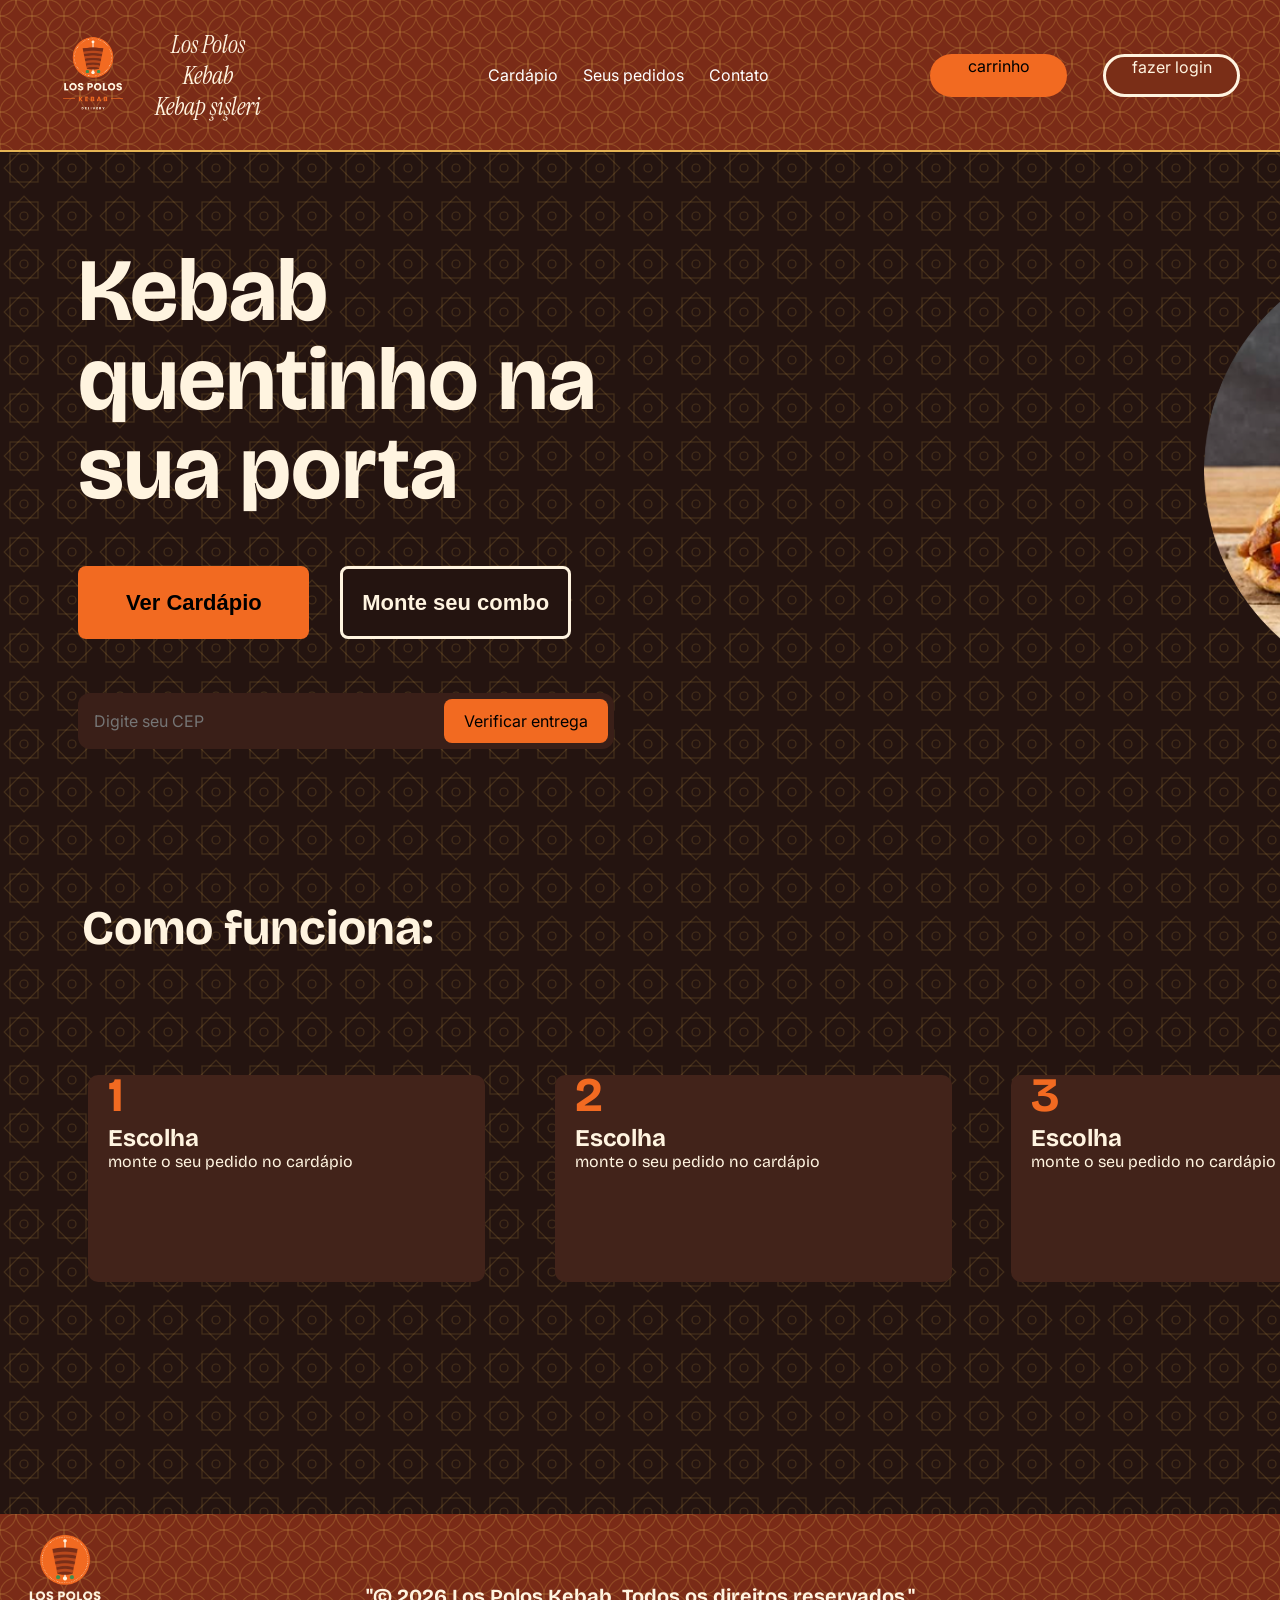
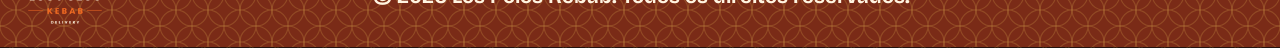
<file: index.html>
<!DOCTYPE html>
<html lang="en">
<head>
    <meta charset="UTF-8">
    <meta name="viewport" content="width=device-width, initial-scale=1.0">
    <title>Los Polos Kebab</title>
    <link rel="stylesheet" href="style.css">
    <link rel="preconnect" href="https://fonts.googleapis.com">
<link rel="preconnect" href="https://fonts.gstatic.com" crossorigin>
<link href="https://fonts.googleapis.com/css2?family=Inter:ital,opsz,wght@0,14..32,100..900;1,14..32,100..900&display=swap" rel="stylesheet">
<link rel="preconnect" href="https://fonts.googleapis.com">
<link rel="preconnect" href="https://fonts.gstatic.com" crossorigin>
<link href="https://fonts.googleapis.com/css2?family=Instrument+Serif:ital@1&display=swap" rel="stylesheet">
<link rel="preconnect" href="https://fonts.googleapis.com">
<link rel="preconnect" href="https://fonts.gstatic.com" crossorigin>
<link href="https://fonts.googleapis.com/css2?family=Bricolage+Grotesque:opsz,wght@12..96,200..800&display=swap" rel="stylesheet">
</head>
<body>
    <header>
        <nav class="navbar">
            <a href="index.html"><img src="image 1.svg" alt=""></a>
           <h1 class="logo">Los Polos Kebab <br> Kebap şişleri</h1>
          <ul class="menu">
            <li><a href="cardapio.html">Cardápio</a></li>
            <li><a href="carrinho.html">Seus pedidos</a></li>
            <li><a href="contato.html">Contato</a></li>
          </ul>

          <a href="carrinho.html" id="carrinho">carrinho</a>
          <a href="login.html" id="login">fazer login</a>
        </nav>
    </header>

    <main class="menuPrincipal">
        <section class="destaque">
            <div class="apresentacao">
            <h1>Kebab quentinho na sua porta</h1>
            <div class="botao" >
                <button class="vercard"><a href="cardapio.html">Ver Cardápio</a></button>
                <button class="monte"> Monte seu combo</button>
            </div>

            <form class="cep-form">
                <input type="text" placeholder="Digite seu CEP" id="cep-input" oninput="mascara_cep()" maxlength="10" required/>
                <button type="submit" class="cep-button">Verificar entrega</button>
              </form>
              
            </div>

            <div class="carrossel">
                <div class="carrossel-girar">
                  <img src="image 4.png" alt="" />
                  <img src="kebab.jpg" alt="" />
                  <img src="image 4.png" alt="" />
                </div>
              </div>
        </section>

        <section class="comofunciona">
          <h1>Como funciona:</h1>
          <div id="info">
            <h1>1</h1>
            <h2>Escolha</h2>
            <p>monte o seu pedido no cardápio</p>
          </div>
          <div id="info2">
            <h1>2</h1>
            <h2>Escolha</h2>
            <p>monte o seu pedido no cardápio</p>
          </div>
          <div id="info3">
            <h1>3</h1>
            <h2>Escolha</h2>
            <p>monte o seu pedido no cardápio</p>
          </div>
        </section>
    </main>
    
    <footer class="rodape">
      <img src="image 1.svg" alt="">
      <h1>"© 2026 Los Polos Kebab. Todos os direitos reservados."</h1>
    </footer>
    <script src="script.js"></script>
</body>
</html>
</file>
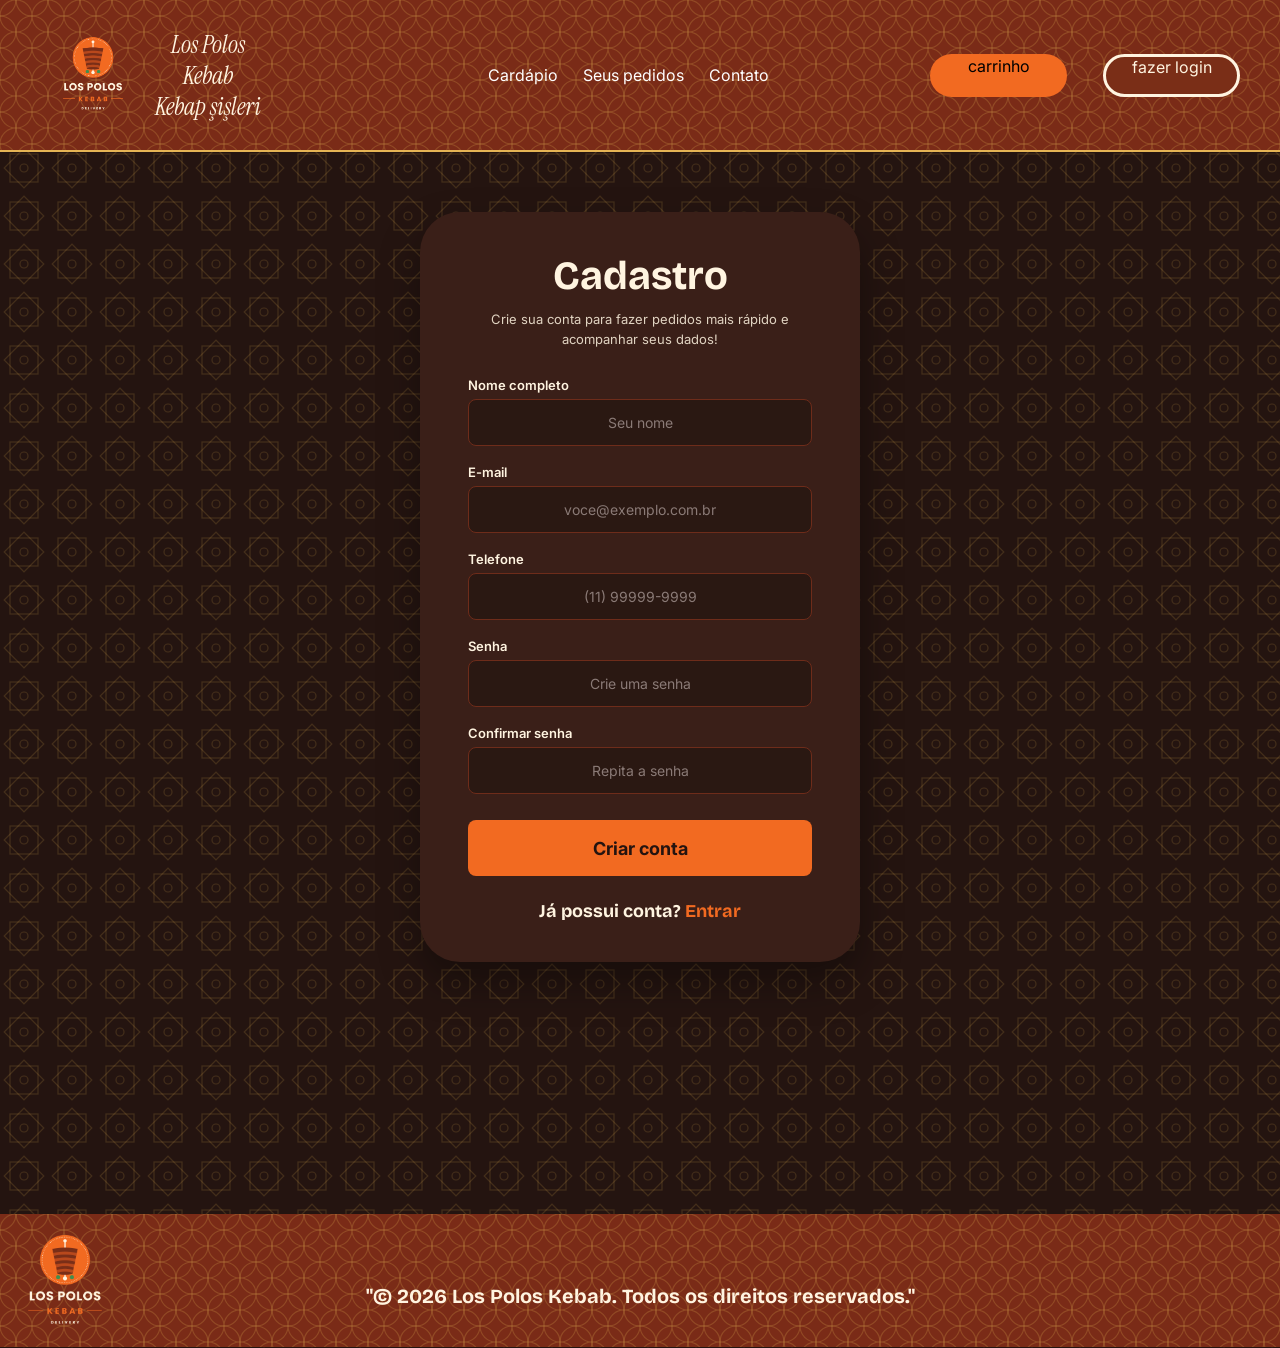
<file: cadastro.html>
<!DOCTYPE html>
<html lang="pt-BR">
<head>
    <meta charset="UTF-8">
    <meta name="viewport" content="width=device-width, initial-scale=1.0">
    <title>Login - Los Polos Kebab</title>
    <link rel="stylesheet" href="cadastro.css">
    <link rel="preconnect" href="https://fonts.googleapis.com">
    <link rel="preconnect" href="https://fonts.gstatic.com" crossorigin>
    <link href="https://fonts.googleapis.com/css2?family=Inter:ital,opsz,wght@0,14..32,100..900;1,14..32,100..900&display=swap" rel="stylesheet">
    <link href="https://fonts.googleapis.com/css2?family=Instrument+Serif:ital@1&display=swap" rel="stylesheet">
    <link href="https://fonts.googleapis.com/css2?family=Bricolage+Grotesque:opsz,wght@12..96,200..800&display=swap" rel="stylesheet">
</head>
<body>
    <header>
        <nav class="navbar">
            <a href="index.html"><img src="image 1.svg" alt=""></a>
            <h1 class="logo">Los Polos Kebab <br> Kebap şişleri</h1>
            <ul class="menu">
                <li><a href="index.html">Cardápio</a></li>
                <li><a href="carrinho.html">Seus pedidos</a></li>
                <li><a href="contato.html">Contato</a></li>
            </ul>

            <a href="" id="carrinho">carrinho</a>
            <a href="login.html" id="login">fazer login</a>
        </nav>
    </header>
     <main class="login-main">
        <div class="login-card">
            <h2>Cadastro</h2>
            <p class="login-sub">Crie sua conta para fazer pedidos mais rápido e acompanhar seus dados!</p>

            <form id="form-login">
                <label for="nome">Nome completo</label>
                <input type="text" id="nome" placeholder="Seu nome" required />

                <label for="email">E-mail</label>
                <input type="email" id="email" placeholder="voce@exemplo.com.br" required />

                <label for="telefone">Telefone</label>
                <input type="tel" id="telefone" placeholder="(11) 99999-9999" required maxlength="15"/>

                <label for="senha">Senha</label>
                <input type="password" id="senha" placeholder="Crie uma senha" required />

                <label for="confirmar">Confirmar senha</label>
                <input type="password" id="confirmar" placeholder="Repita a senha" required />

                <button type="submit" class="login-button">Criar conta</button>
            </form>

            <p class="criar-conta">Já possui conta? <a href="login.html">Entrar</a></p>
        </div>
    </main>
    
    <footer class="rodape">
        <img src="image 1.svg" alt="">
        <h1>"© 2026 Los Polos Kebab. Todos os direitos reservados."</h1>
      </footer>

    <script src="cadastro.js">
       
    </script>
</body>
</html>
</file>
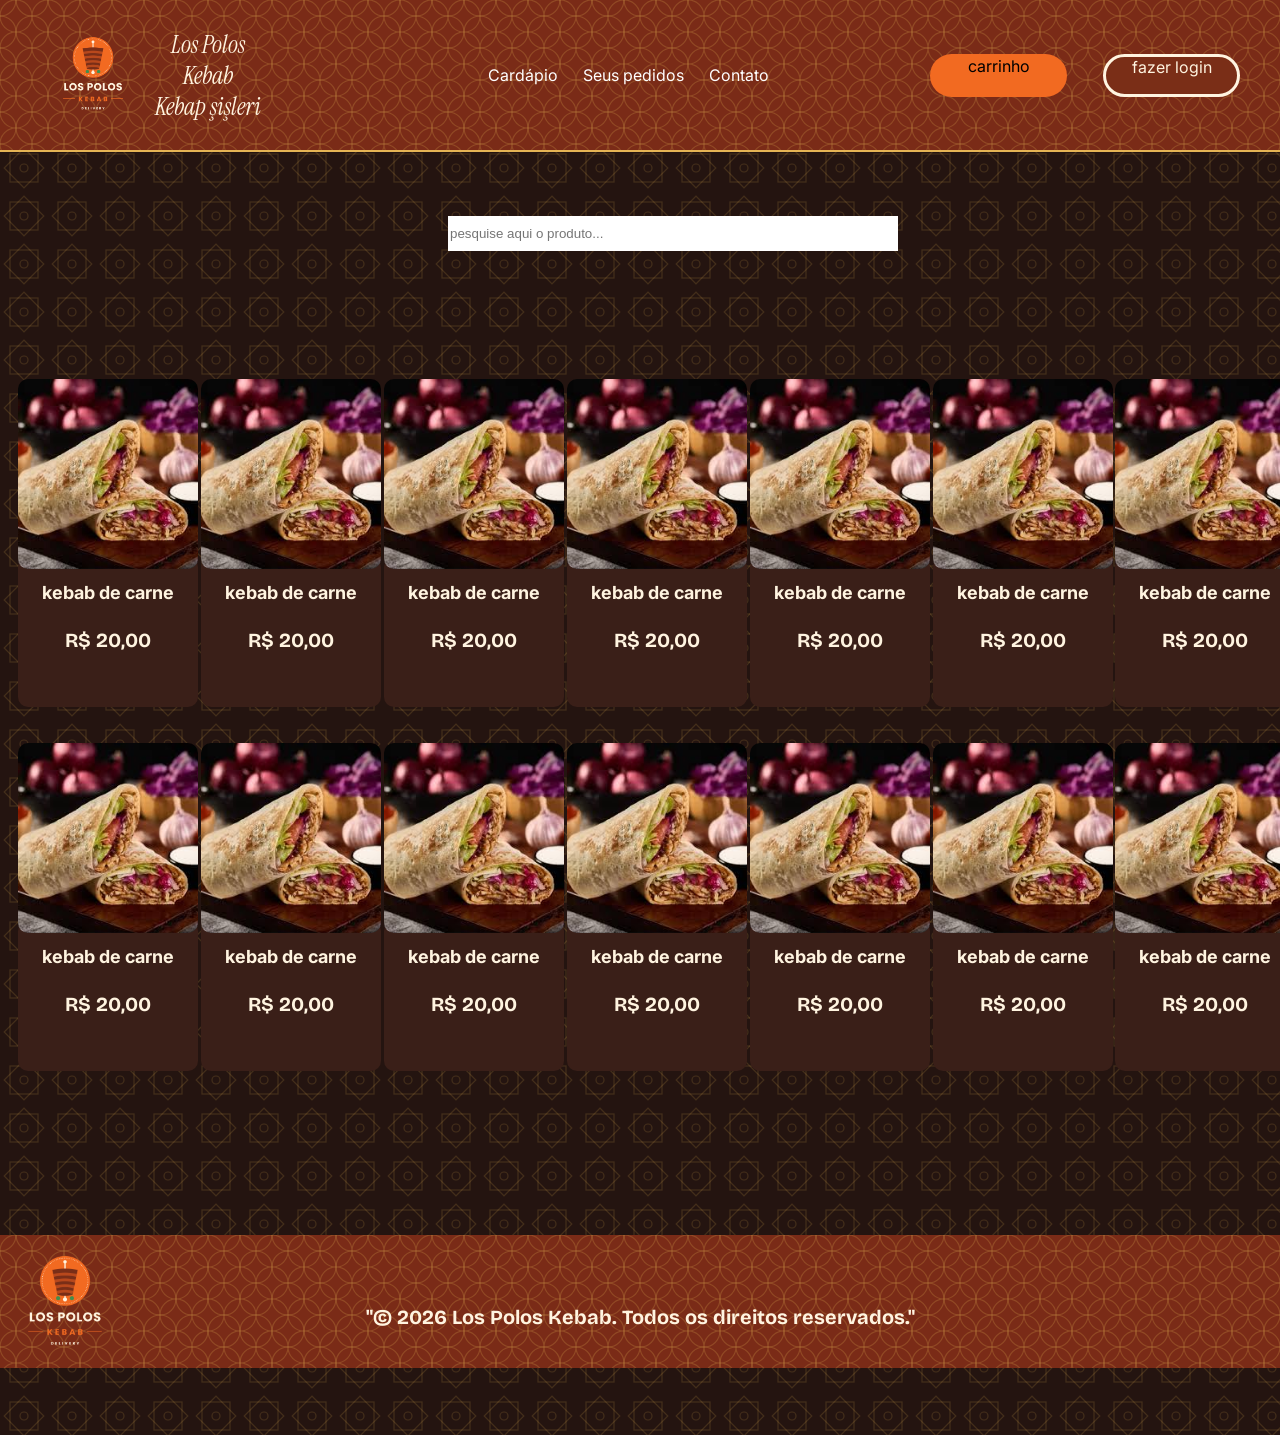
<file: cardapio.html>
<!DOCTYPE html>
<html lang="pt-BR">
<head>
    <meta charset="UTF-8">
    <meta name="viewport" content="width=device-width, initial-scale=1.0">
    <title>Cardápio</title>
    <link rel="stylesheet" href="cardapio.css">
    <link rel="preconnect" href="https://fonts.googleapis.com">
    <link rel="preconnect" href="https://fonts.gstatic.com" crossorigin>
    <link href="https://fonts.googleapis.com/css2?family=Inter:ital,opsz,wght@0,14..32,100..900;1,14..32,100..900&display=swap" rel="stylesheet">
    <link href="https://fonts.googleapis.com/css2?family=Instrument+Serif:ital@1&display=swap" rel="stylesheet">
    <link href="https://fonts.googleapis.com/css2?family=Bricolage+Grotesque:opsz,wght@12..96,200..800&display=swap" rel="stylesheet">
</head>
<body>
    <header>
        <nav class="navbar">
            <a href="index.html"><img src="image 1.svg" alt=""></a>
            <h1 class="logo">Los Polos Kebab <br> Kebap şişleri</h1>
            <ul class="menu">
                <li><a href="cardapio.html">Cardápio</a></li>
                <li><a href="carrinho.html">Seus pedidos</a></li>
                <li><a href="contato.html">Contato</a></li>
            </ul>

            <a href="" id="carrinho">carrinho</a>
            <a href="login.html" id="login">fazer login</a>
        </nav>
    </header>

    <input type="textbox" class="barra_de_pesquisa" placeholder="pesquise aqui o produto..."> 
 <main class="cardapio">
    

<div class="kebab1">
<img src="kebab.jpg" alt="">
<div class="partedevenda">
<a href="produto.html"><h2>kebab de carne</h2>
<h1>R$ 20,00</h1>
</a>    
</div>
</div>

<div class="kebab1">
    <img src="kebab.jpg" alt="">
    <div class="partedevenda">
    <a href="produto.html"><h2>kebab de carne</h2>
    <h1>R$ 20,00</h1>
    </a>    
    </div>
    </div>

<div class="kebab1">
<img src="kebab.jpg" alt="">
<div class="partedevenda">
<a href="produto.html"><h2>kebab de carne</h2>
<h1>R$ 20,00</h1>
</a>    
</div>
</div>

<div class="kebab1">
    <img src="kebab.jpg" alt="">
    <div class="partedevenda">
    <a href="produto.html"><h2>kebab de carne</h2>
    <h1>R$ 20,00</h1>
    </a>    
    </div>
    </div>

    <div class="kebab1">
        <img src="kebab.jpg" alt="">
        <div class="partedevenda">
        <a href="produto.html"><h2>kebab de carne</h2>
        <h1>R$ 20,00</h1>
        </a>    
        </div>
        </div>

        <div class="kebab1">
            <img src="kebab.jpg" alt="">
            <div class="partedevenda">
            <a href="produto.html"><h2>kebab de carne</h2>
            <h1>R$ 20,00</h1>
            </a>    
            </div>

            </div>
            <div class="kebab1">
                <img src="kebab.jpg" alt="">
                <div class="partedevenda">
                <a href="produto.html"><h2>kebab de carne</h2>
                <h1>R$ 20,00</h1>
                </a>    
                </div>
                </div>

                <div class="kebab1">
                    <img src="kebab.jpg" alt="">
                    <div class="partedevenda">
                    <a href="produto.html"><h2>kebab de carne</h2>
                    <h1>R$ 20,00</h1>
                    </a>    
                    </div>
                    </div>

                    <div class="kebab1">
                        <img src="kebab.jpg" alt="">
                        <div class="partedevenda">
                        <a href="produto.html"><h2>kebab de carne</h2>
                        <h1>R$ 20,00</h1>
                        </a>    
                        </div>
                        </div>

                        <div class="kebab1">
                            <img src="kebab.jpg" alt="">
                            <div class="partedevenda">
                            <a href="produto.html"><h2>kebab de carne</h2>
                            <h1>R$ 20,00</h1>
                            </a>    
                            </div>
                            </div>

                            <div class="kebab1">
                                <img src="kebab.jpg" alt="">
                                <div class="partedevenda">
                                <a href="produto.html"><h2>kebab de carne</h2>
                                <h1>R$ 20,00</h1>
                                </a>    
                                </div>
                                </div>

                                <div class="kebab1">
                                    <img src="kebab.jpg" alt="">
                                    <div class="partedevenda">
                                    <a href="produto.html"><h2>kebab de carne</h2>
                                    <h1>R$ 20,00</h1>
                                    </a>    
                                    </div>
                                    </div>

                                    <div class="kebab1">
                                        <img src="kebab.jpg" alt="">
                                        <div class="partedevenda">
                                        <a href="produto.html"><h2>kebab de carne</h2>
                                        <h1>R$ 20,00</h1>
                                        </a>    
                                        </div>
                                        </div>

                                        <div class="kebab1">
                                            <img src="kebab.jpg" alt="">
                                            <div class="partedevenda">
                                            <a href="produto.html"><h2>kebab de carne</h2>
                                            <h1>R$ 20,00</h1>
                                            </a>    
                                            </div>
                                            </div>
 </main>
 <footer class="rodape">
    <img src="image 1.svg" alt="">
    <h1>"© 2026 Los Polos Kebab. Todos os direitos reservados."</h1>
  </footer>
  <script src="script2.js"></script>

</body>
</html>
</file>
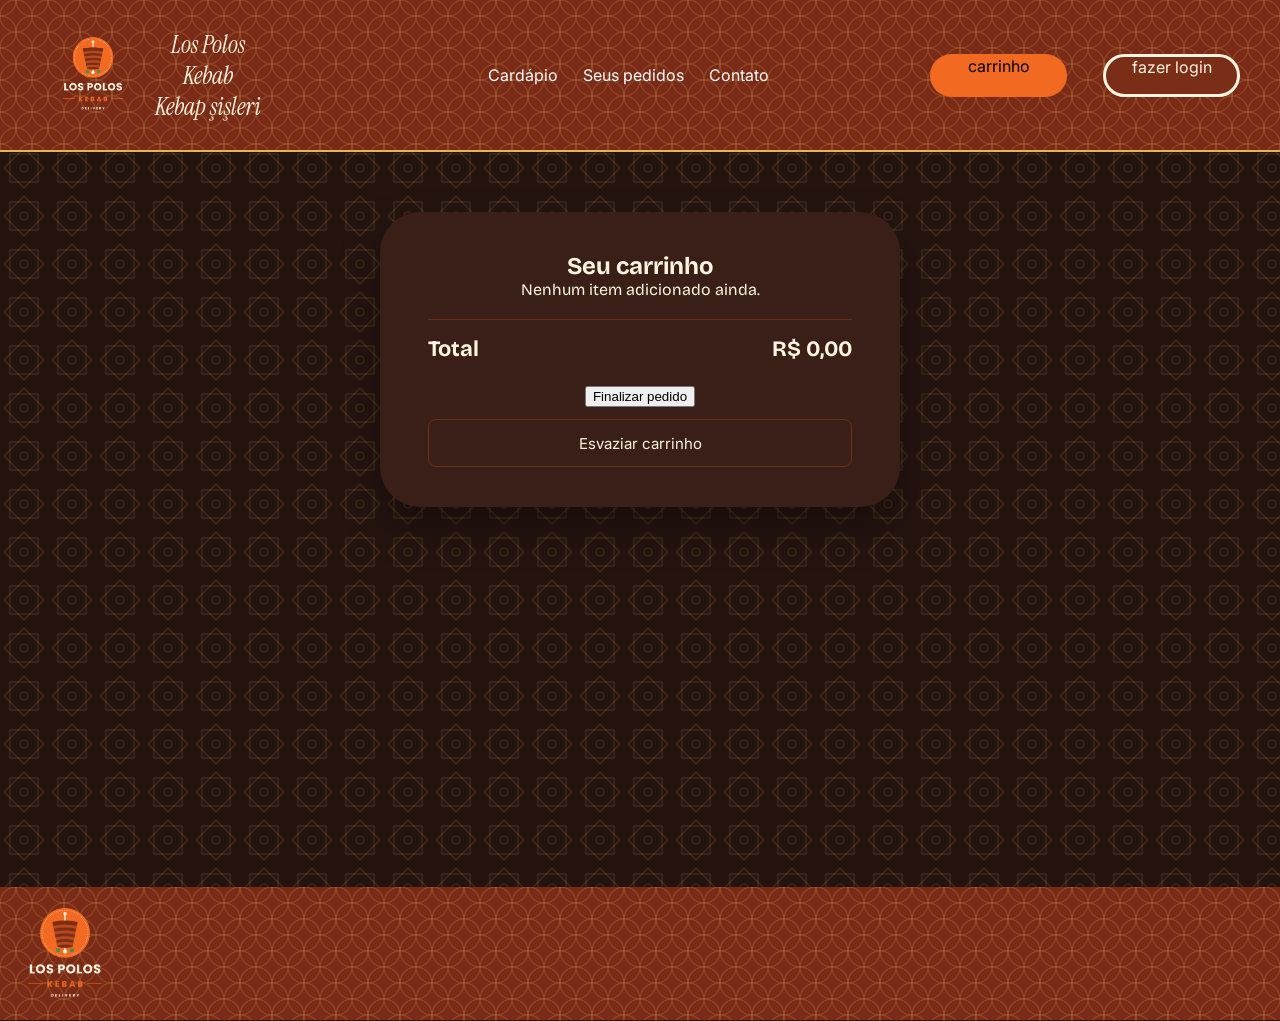
<file: carrinho.html>
<!DOCTYPE html>
<html lang="pt-BR">
<head>
    <meta charset="UTF-8">
    <meta name="viewport" content="width=device-width, initial-scale=1.0">
    <title>Carrinho - Los Polos Kebab</title>
    <link rel="stylesheet" href="carrinho.css">
    <link rel="preconnect" href="https://fonts.googleapis.com">
    <link rel="preconnect" href="https://fonts.gstatic.com" crossorigin>
    <link href="https://fonts.googleapis.com/css2?family=Inter:ital,opsz,wght@0,14..32,100..900;1,14..32,100..900&display=swap" rel="stylesheet">
    <link href="https://fonts.googleapis.com/css2?family=Instrument+Serif:ital@1&display=swap" rel="stylesheet">
    <link href="https://fonts.googleapis.com/css2?family=Bricolage+Grotesque:opsz,wght@12..96,200..800&display=swap" rel="stylesheet">
</head>
<body>
    <header>
        <nav class="navbar">
            <a href="index.html"><img src="image 1.svg" alt=""></a>
            <h1 class="logo">Los Polos Kebab <br> Kebap şişleri</h1>
            <ul class="menu">
                <li><a href="cardapio.html">Cardápio</a></li>
                <li><a href="carrinho.html">Seus pedidos</a></li>
                <li><a href="contato.html">Contato</a></li>
            </ul>

            <a href="carrinho.html" id="carrinho">carrinho</a>
            <a href="login.html" id="login">fazer login</a>
        </nav>
    </header>

    <main class="carrinho-main">
        <div class="login-card carrinho-card">
            <h2>Seu carrinho</h2>
            <p class="login-sub" id="resumo">Nenhum item adicionado ainda.</p>

            <ul class="lista-carrinho" id="lista"></ul>

            <div class="total-carrinho">
                <span>Total</span>
                <span id="total">R$ 0,00</span>
            </div>

            <button type="button" class="login-button" id="finalizar">Finalizar pedido</button>
            <button type="button" class="botao-secundario" id="esvaziar">Esvaziar carrinho</button>
        </div>
    </main>

    <footer class="rodape">
        <img src="image 1.svg" alt="">
    </footer>

    <script src="carrinho.js"> </script>
</body>
</html>
</file>
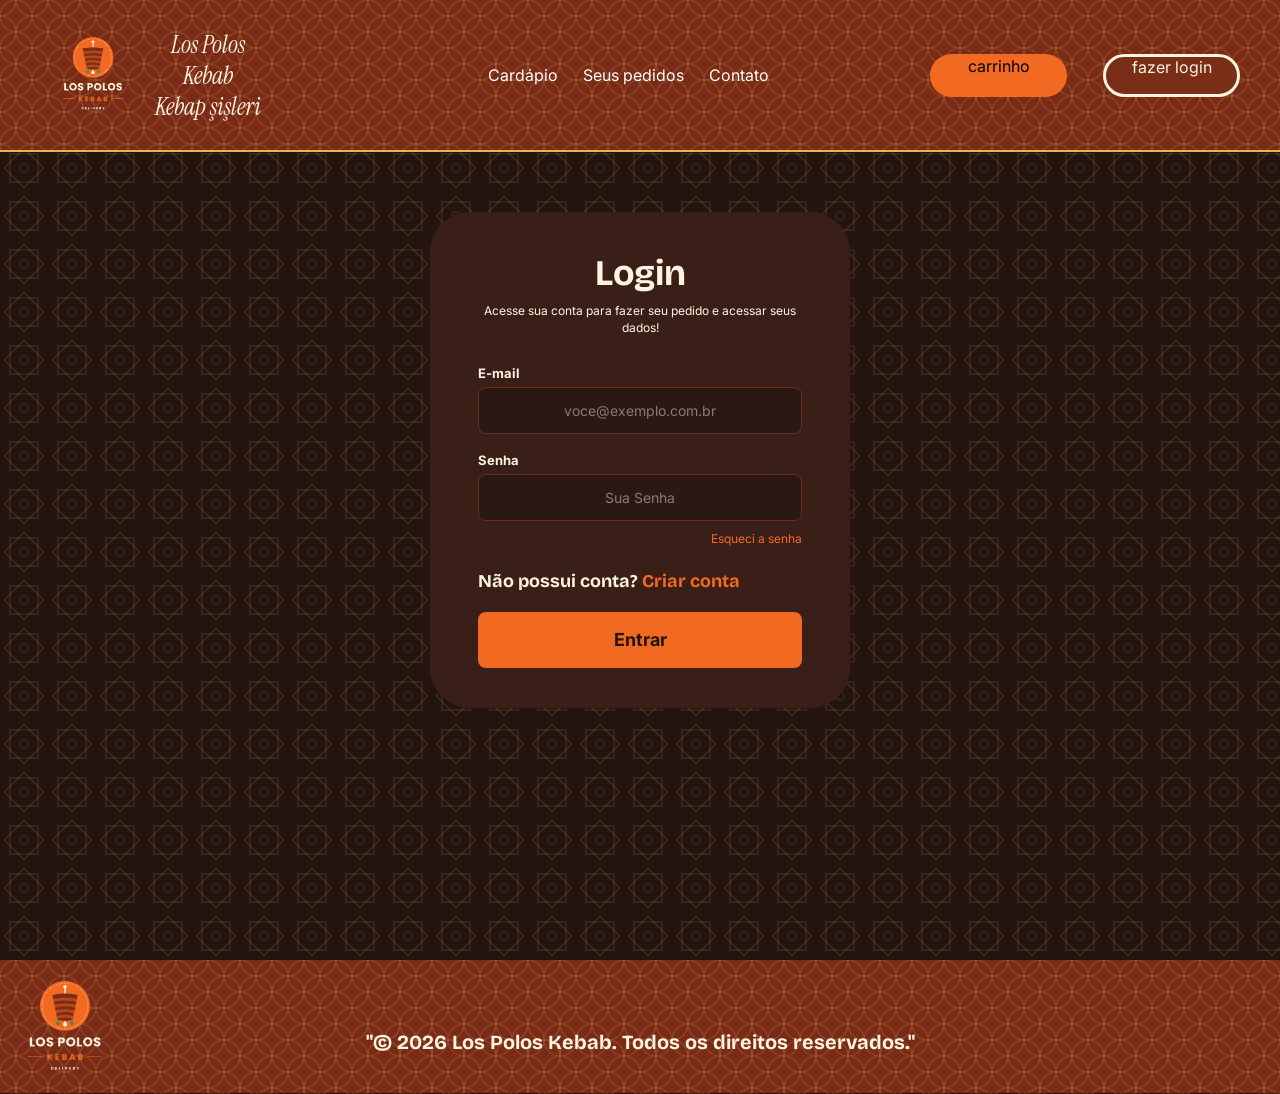
<file: conta.html>
<!DOCTYPE html>
<html lang="pt-BR">
<head>
    <meta charset="UTF-8">
    <meta name="viewport" content="width=device-width, initial-scale=1.0">
    <title>Minha conta - Los Polos Kebab</title>
    <link rel="stylesheet" href="conta.css">
    <link rel="preconnect" href="https://fonts.googleapis.com">
    <link rel="preconnect" href="https://fonts.gstatic.com" crossorigin>
    <link href="https://fonts.googleapis.com/css2?family=Inter:ital,opsz,wght@0,14..32,100..900;1,14..32,100..900&display=swap" rel="stylesheet">
    <link href="https://fonts.googleapis.com/css2?family=Instrument+Serif:ital@1&display=swap" rel="stylesheet">
    <link href="https://fonts.googleapis.com/css2?family=Bricolage+Grotesque:opsz,wght@12..96,200..800&display=swap" rel="stylesheet">
</head>
<body>
    <header>
        <nav class="navbar">
            <a href="index.html"><img src="image 1.svg" alt=""></a>
            <h1 class="logo">Los Polos Kebab <br> Kebap şişleri</h1>
            <ul class="menu">
                <li><a href="index.html">Cardápio</a></li>
                <li><a href="carrinho.html">Seus pedidos</a></li>
                <li><a href="contato.html">Contato</a></li>
            </ul>

            <a href="" id="carrinho">carrinho</a>
            <a href="conta.html" id="login">ver conta</a>
        </nav>
    </header>

    <main class="login-main">
        <div class="login-card">
            <div class="avatar" id="avatar">?</div>
            <h2>Minha conta</h2>
            <p class="login-sub">Confira seus dados cadastrados.</p>

            <div class="dados">
                <div class="dado">
                    <span class="dado-titulo">Nome</span>
                    <span class="dado-valor" id="conta-nome">-</span>
                </div>
                <div class="dado">
                    <span class="dado-titulo">E-mail</span>
                    <span class="dado-valor" id="conta-email">-</span>
                </div>
                <div class="dado">
                    <span class="dado-titulo">Telefone</span>
                    <span class="dado-valor" id="conta-telefone">-</span>
                </div>
            </div>

            <button type="button" class="login-button" id="botao-sair">Sair da conta</button>
        </div>
    </main>

    <script src="conta.js"></script>
</body>
</html>
</file>
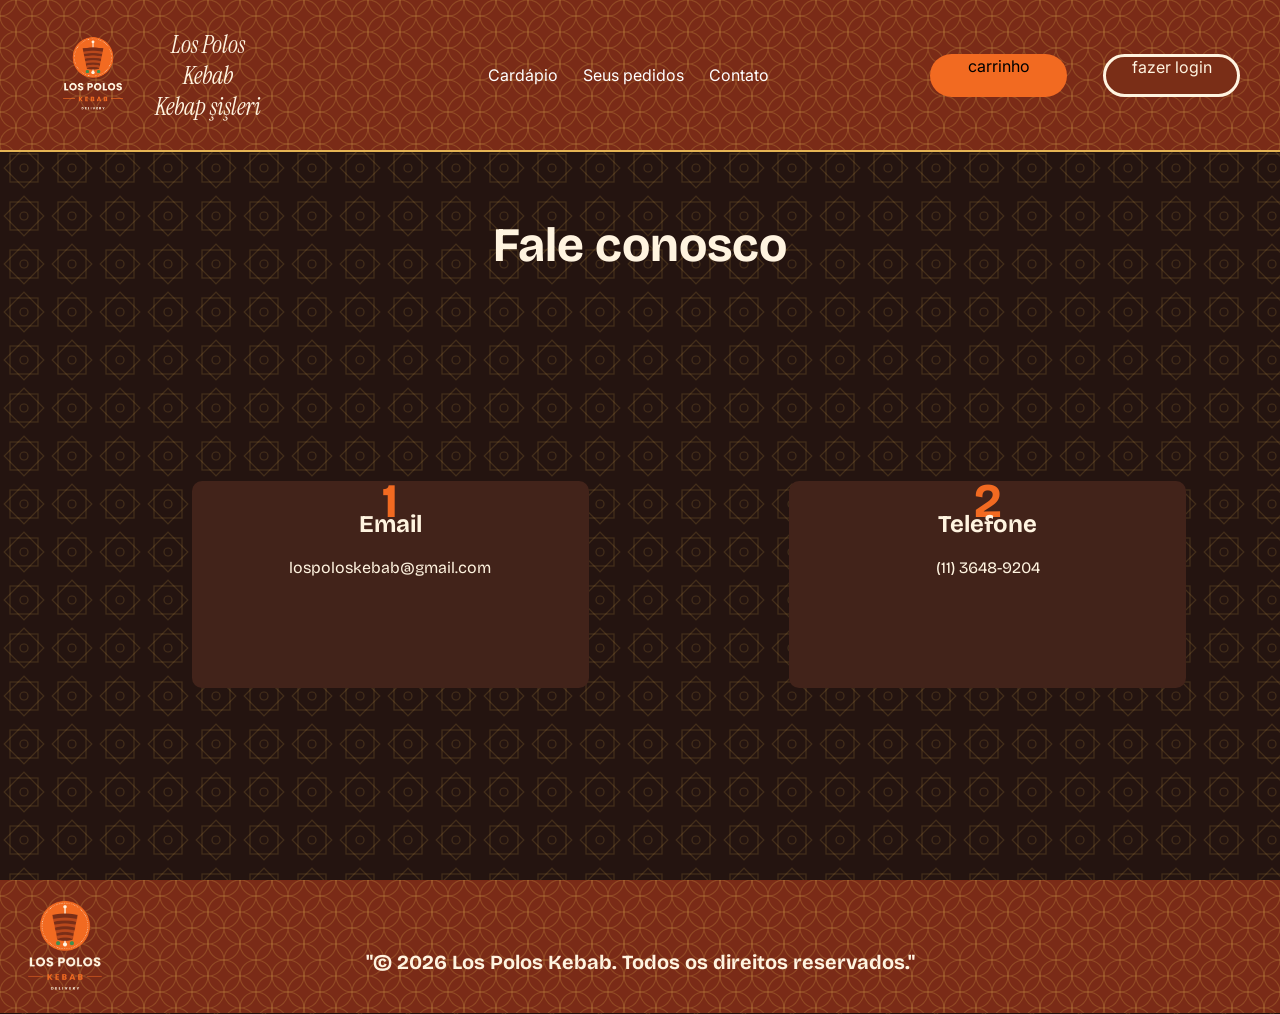
<file: contato.html>
<!DOCTYPE html>
<html lang="pt-BR">
<head>
    <meta charset="UTF-8">
    <meta name="viewport" content="width=device-width, initial-scale=1.0">
    <title>Contato</title>
    <link rel="stylesheet" href="contato.css">
    <link rel="preconnect" href="https://fonts.googleapis.com">
    <link rel="preconnect" href="https://fonts.gstatic.com" crossorigin>
    <link href="https://fonts.googleapis.com/css2?family=Inter:ital,opsz,wght@0,14..32,100..900;1,14..32,100..900&display=swap" rel="stylesheet">
    <link href="https://fonts.googleapis.com/css2?family=Instrument+Serif:ital@1&display=swap" rel="stylesheet">
    <link href="https://fonts.googleapis.com/css2?family=Bricolage+Grotesque:opsz,wght@12..96,200..800&display=swap" rel="stylesheet">
</head>
<body>
    <header>
        <nav class="navbar">
            <a href="index.html"><img src="image 1.svg" alt=""></a>
            <h1 class="logo">Los Polos Kebab <br> Kebap şişleri</h1>
            <ul class="menu">
                <li><a href="cardapio.html">Cardápio</a></li>
                <li><a href="carrinho.html">Seus pedidos</a></li>
                <li><a href="contato.html">Contato</a></li>
            </ul>

            <a href="" id="carrinho">carrinho</a>
            <a href="login.html" id="login">fazer login</a>
        </nav>
    </header>

    <main>
    <h1 class="Fale">Fale conosco</h1>
    <section class="contato">
        
        <div id="info">
          <h1>1</h1>
          <h2>Email</h2>
          <p>lospoloskebab@gmail.com</p>
        </div>
        <div id="info2">
          <h1>2</h1>
          <h2>Telefone</h2>
          <p> (11) 3648-9204</p>
        </div>
        
  </main>

  <footer class="rodape">
    <img src="image 1.svg" alt="">
    <h1>"© 2026 Los Polos Kebab. Todos os direitos reservados."</h1>
  </footer>
<script src="contato.js"></script>
</body>
</html>
</file>
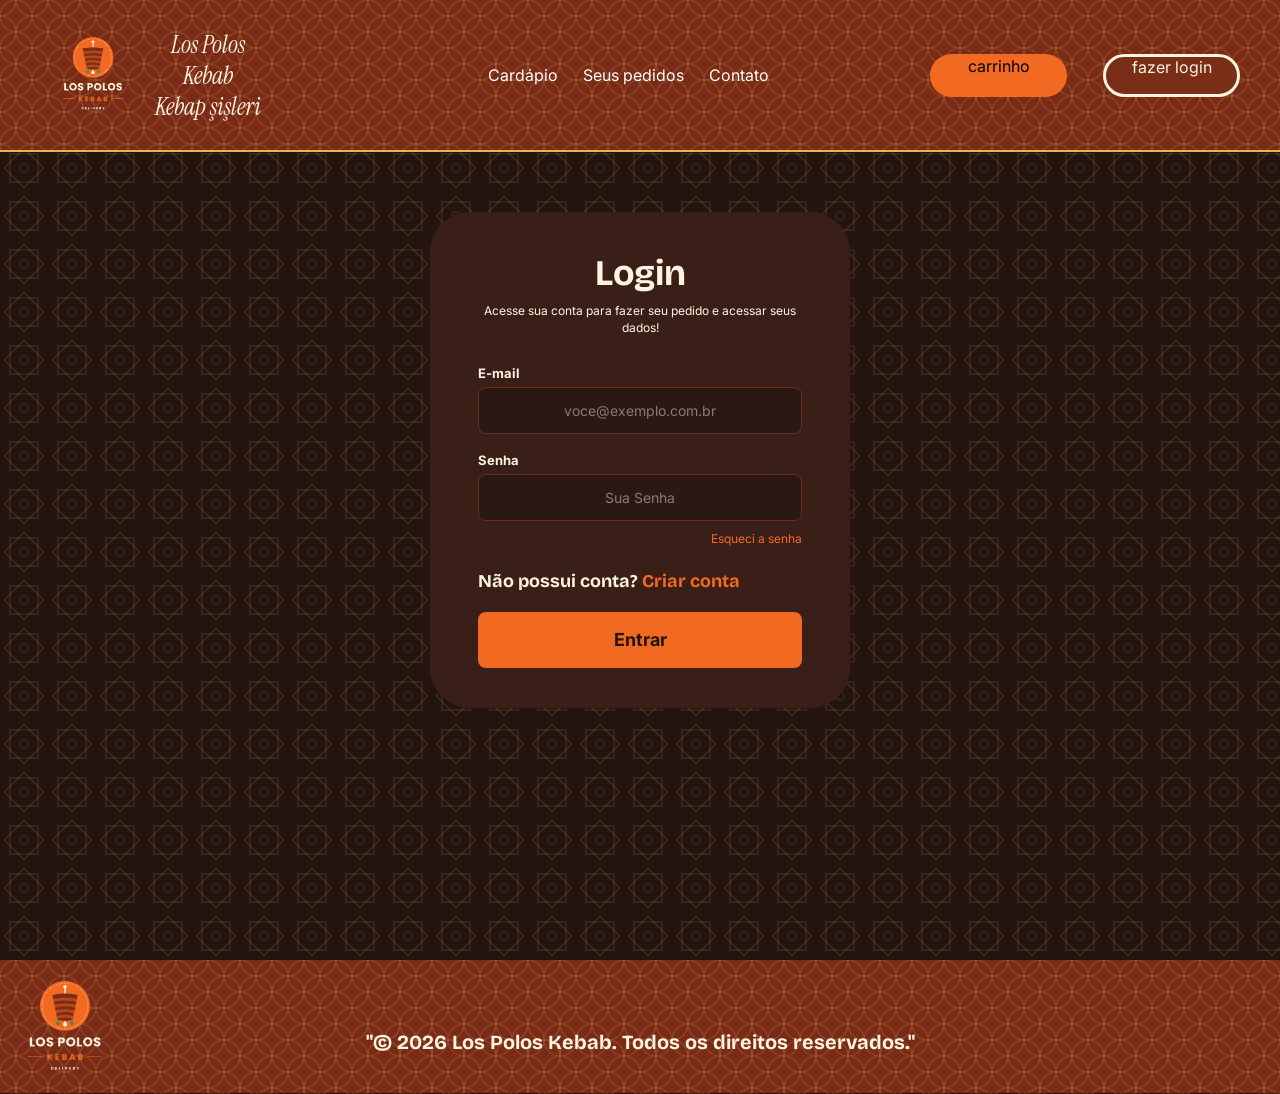
<file: login.html>
<!DOCTYPE html>
<html lang="pt-BR">
<head>
    <meta charset="UTF-8">
    <meta name="viewport" content="width=device-width, initial-scale=1.0">
    <title>Login - Los Polos Kebab</title>
    <link rel="stylesheet" href="login.css">
    <link rel="preconnect" href="https://fonts.googleapis.com">
    <link rel="preconnect" href="https://fonts.gstatic.com" crossorigin>
    <link href="https://fonts.googleapis.com/css2?family=Inter:ital,opsz,wght@0,14..32,100..900;1,14..32,100..900&display=swap" rel="stylesheet">
    <link href="https://fonts.googleapis.com/css2?family=Instrument+Serif:ital@1&display=swap" rel="stylesheet">
    <link href="https://fonts.googleapis.com/css2?family=Bricolage+Grotesque:opsz,wght@12..96,200..800&display=swap" rel="stylesheet">
</head>
<body>
    <header>
        <nav class="navbar">
            <a href="index.html"><img src="image 1.svg" alt=""></a>
            <h1 class="logo">Los Polos Kebab <br> Kebap şişleri</h1>
            <ul class="menu">
                <li><a href="cardapio.html">Cardápio</a></li>
                <li><a href="carrinho.html">Seus pedidos</a></li>
                <li><a href="contato.html">Contato</a></li>
            </ul>

            <a href="" id="carrinho">carrinho</a>
            <a href="login.html" id="login">fazer login</a>
        </nav>
    </header>

    <main class="login-main">
      <div class="login-card">
          <h2>Login</h2>
          <p class="login-sub">Acesse sua conta para fazer seu pedido e acessar seus dados!</p>
  
          <form id="form-login">
              <label for="email">E-mail</label>
              <input type="email" id="email" placeholder="voce@exemplo.com.br" required />
  
              <label for="senha">Senha</label>
              <input type="password" id="senha" placeholder="Sua Senha" required />
  
              <a href="#" class="esqueci">Esqueci a senha</a>
  
              <p class="criar-conta">Não possui conta? <a href="cadastro.html">Criar conta</a></p>
  
              <button type="submit" class="login-button">Entrar</button>
          </form>
      </div>
  </main>

  <footer class="rodape">
    <img src="image 1.svg" alt="">
    <h1>"© 2026 Los Polos Kebab. Todos os direitos reservados."</h1>
  </footer>

    <script src="script2.js"> </script>
</body>
</html>
</file>
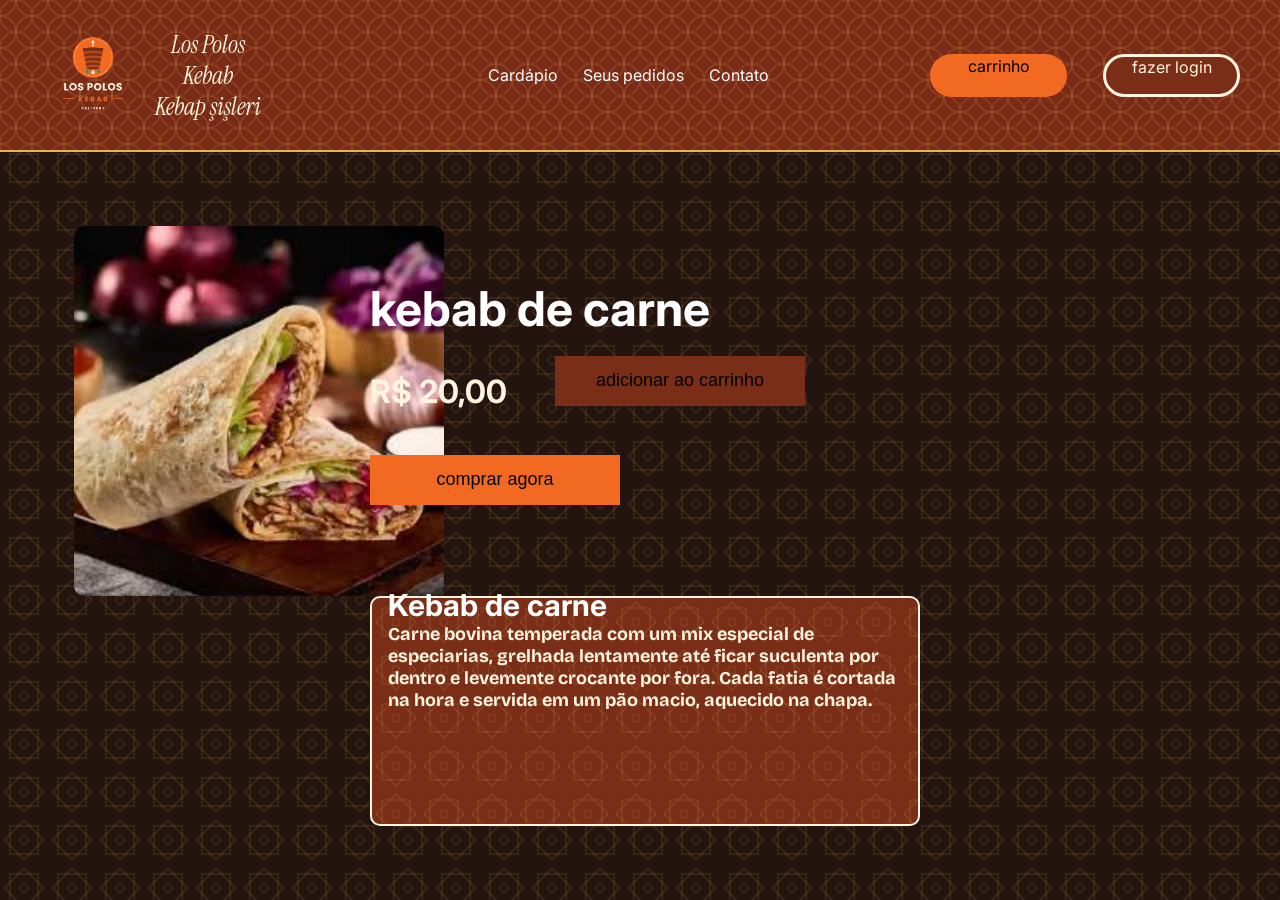
<file: produto.html>
<!DOCTYPE html>
<html lang="en">
<head>
    <meta charset="UTF-8">
    <meta name="viewport" content="width=device-width, initial-scale=1.0">
    <title>Los Polos Kebab</title>
    <link rel="stylesheet" href="produto.css">
    <link rel="preconnect" href="https://fonts.googleapis.com">
<link rel="preconnect" href="https://fonts.gstatic.com" crossorigin>
<link href="https://fonts.googleapis.com/css2?family=Inter:ital,opsz,wght@0,14..32,100..900;1,14..32,100..900&display=swap" rel="stylesheet">
<link rel="preconnect" href="https://fonts.googleapis.com">
<link rel="preconnect" href="https://fonts.gstatic.com" crossorigin>
<link href="https://fonts.googleapis.com/css2?family=Instrument+Serif:ital@1&display=swap" rel="stylesheet">
<link rel="preconnect" href="https://fonts.googleapis.com">
<link rel="preconnect" href="https://fonts.gstatic.com" crossorigin>
<link href="https://fonts.googleapis.com/css2?family=Bricolage+Grotesque:opsz,wght@12..96,200..800&display=swap" rel="stylesheet">
</head>
<body>
    <header>
        <nav class="navbar">
            <a href="index.html"><img src="image 1.svg" alt=""></a>
           <h1 class="logo">Los Polos Kebab <br> Kebap şişleri</h1>
          <ul class="menu">
            <li><a href="cardapio.html">Cardápio</a></li>
            <li><a href="carrinho.html">Seus pedidos</a></li>
            <li><a href="contato.html">Contato</a></li>
          </ul>

          <a href="" id="carrinho">carrinho</a>
          <a href="login.html" id="login">fazer login</a>
        </nav>
    </header>

    <main>
        <img src="kebab.jpg" alt="">
        <h2>kebab de carne</h2>
        <h1>R$ 20,00</h1>
       <button class="compraragr"> comprar agora</button>
       <button class="adicionarcarrinho">adicionar ao carrinho</button>

       <section id="descricao">
        <h2>Kebab de carne</h2>
        <h3>Carne bovina temperada com um mix especial de especiarias, grelhada lentamente até ficar suculenta por dentro e levemente crocante por fora. Cada fatia é cortada na hora e servida em um pão macio, aquecido na chapa.</h3>
       </section>
    </main>
<script src="produto.js"></script>
</body>
</html>
</file>
<file: style.css>
*{
margin: 0;
box-sizing: border-box;  
}

body{
  background-image: url("data:image/svg+xml,%3Csvg xmlns='http://www.w3.org/2000/svg' width='48' height='48' viewBox='0 0 48 48'%3E%3Cg fill='none' stroke='%23e9b44c' stroke-opacity='.16' stroke-width='1.2'%3E%3Crect x='10' y='10' width='28' height='28'/%3E%3Crect x='10' y='10' width='28' height='28' transform='rotate(45 24 24)'/%3E%3Ccircle cx='24' cy='24' r='4'/%3E%3C/g%3E%3C/svg%3E");
 background-color: var(--bg);
}

.navbar {
  display: flex;
  align-items: center;
  padding: 20px 40px;
}

.menu{
  display: flex;
  gap: 25px;
  list-style: none;
  position: absolute;
  left: 50%;
  translate: translateX(-50%);
}

.logo{
  color: #fff4e0;
  text-align: center;
  font-family: "Instrument Serif", serif;
  font-style: italic;
  font-weight: 10;
}

.menu a{
  color: white;
  text-decoration: none;
  font-size: 16px;
  font-family: "Inter", sans-serif;
}

ul.menu{
margin-left: -15%;
}

header{
  background-color: #7a2b17;
  border-bottom: 2px solid #e5b454;
  background-image: url("data:image/svg+xml,%3Csvg xmlns='http://www.w3.org/2000/svg' width='32' height='32'%3E%3Cg fill='none' stroke='%23e5b454' stroke-opacity='.22' stroke-width='1.2'%3E%3Ccircle cx='0' cy='0' r='16'/%3E%3Ccircle cx='32' cy='0' r='16'/%3E%3Ccircle cx='0' cy='32' r='16'/%3E%3Ccircle cx='32' cy='32' r='16'/%3E%3Ccircle cx='16' cy='16' r='16'/%3E%3C/g%3E%3C/svg%3E");
}

:root{
--bg:#241410; 
}

.menuPrincipal{
  width: 90%;
  max-width: 1200px;
  margin-left: 3%;
  padding: 40px;  
}

.destaque{
  display: grid;
  grid-template-columns: 1fr 1fr;
  align-items: center;
  
}

.apresentacao h1{
  font-size: 89px;
  color: #fff4e0;
  line-height: 1;
  font-family: "Bricolage Grotesque", sans-serif;
  margin-top: 10%;
}

#botao{
  display: flex;
  gap: 15px;
  
}


 button.vercard{cursor: pointer;
  border: none;
  border-radius: 8px;
  padding: 12px 18px;
  font-weight: bold;
  background-color: #F26A21;
  height: 73px;
  width: 231px;
  font-size: 22px;
  color: black;
  margin-top:10%;
}

.vercard a{
  color: black;
  text-decoration: none;
}

  button.monte{cursor: pointer;
    border-radius: 8px;
    padding: 12px 18px;
    font-weight: bold;
    background-color: #241410;
    border:solid;
    border-color:#fff4e0 ;
    height: 73px;
    width: 231px;
    font-size: 22px;
    color: #fff4e0;
    margin-left: 5%;
  }

#fotoDestaque{
  margin-left: 110%;
}

.cep-form {
  display: flex;
  gap: 8px;
  background: #3A1F18;
  border-radius: 12px;
  padding: 6px;
  margin-top: 10%;
}

#cep-input {
  flex: 1;
  background: none;
  border: none;
  color: #f5f5f5;
  font-size: 16px;
  padding: 12px 10px;
  font-family:"Inter", sans-serif ;
}

.cep-button {
  background: #F26A21;
  color: black;
  border: none;
  border-radius: 8px;
  padding: 12px 20px;
  font-size: 16px;
  cursor: pointer;
  font-family:"Inter", sans-serif ;
}

.carrossel{
  width: 450px;
  aspect-ratio: 1;
  border-radius: 50%;
  overflow: hidden;
  margin-left: 110%;
}

.carrossel-girar {
  display: flex;
  width: 100%;
  height: 100%;
  transition: transform 0.5s ease;
}

.carrossel-girar img {
  flex: 0 0 100%;
  min-width: 100%;
  flex-shrink: 0;
  height: 100%;
  object-fit: cover;
}

#carrinho{
  background-color: #F26A21;
  width: 141px;
  height: 43px;
  margin-left: 55%;
  border-radius: 100px;
  text-align: center;
  padding-top: 2px;
  font-family: "Inter", sans-serif ;
  color: black;
  text-decoration: none;
}

#login{
  background-color:#7A2E17;
  width: 141px;
  height: 43px;
  border-radius: 100px;
  text-align: center;
  font-family: "Inter", sans-serif ;
  color: #fff4e0;
  text-decoration: none;
  border: solid #fff4e0;
  margin-left: 3%;
}

.comofunciona{
  display: grid;
  grid-template-columns: repeat(3,1fr);
  grid-template-rows: 1fr 1fr;
}


.comofunciona h1{
  color:#fff4e0;
  font-family: "Bricolage Grotesque", sans-serif;
  font-size: 48px;
  padding-top: 150px;
  margin-left: 1%;
}


#info{
  background-color: #42231A;
  width: 397px;
  height: 207px;
  display: inline-block;
  margin-left: 2.5%;
  margin-top: 15%;
  border-radius: 10px;
  grid-row: 2;
  grid-column: 1;
}


#info2{
  background-color: #42231A;
  width: 397px;
  height: 207px;
  display: inline-block;
  margin-left: 20%;
  margin-top: 15%;
  border-radius: 10px;
  grid-row: 2;
  grid-column: 2;
}
#info3{
  background-color: #42231A;
  width: 397px;
  height: 207px;
  display: inline-block;
  margin-left:35%;
  margin-top: 15%;
  border-radius: 10px;
  grid-row: 2;
  grid-column: 3;
}

#info h1{
color: #F26A21;
margin-top: -40%;
margin-left: 5%;
}

#info h2{
font-family: "Bricolage Grotesque", sans-serif;
color: #fff4e0;
margin-left: 5%;
}

#info p{
  font-family: "Bricolage Grotesque", sans-serif;
color: #fff4e0;
margin-left: 5%;
}
#info2 p{
  font-family: "Bricolage Grotesque", sans-serif;
color: #fff4e0;
margin-left: 5%;
}
#info3 p{
  font-family: "Bricolage Grotesque", sans-serif;
color: #fff4e0;
margin-left: 5%;
}

#info2 h1{
  color: #F26A21;
  margin-top: -40%;
  margin-left: 5%;
  }
  
  #info2 h2{
  font-family: "Bricolage Grotesque", sans-serif;
  color: #fff4e0;
  margin-left: 5%;
  }

  #info3 h1{
    color: #F26A21;
    margin-top: -40%;
    margin-left: 5%;
    }
    
    #info3 h2{
    font-family: "Bricolage Grotesque", sans-serif;
    color: #fff4e0;
    margin-left: 5%;
    }

footer{
 margin-top: 15%;
  height: 133px;
  background-color: #7a2b17;
  background-image: url("data:image/svg+xml,%3Csvg xmlns='http://www.w3.org/2000/svg' width='32' height='32'%3E%3Cg fill='none' stroke='%23e5b454' stroke-opacity='.22' stroke-width='1.2'%3E%3Ccircle cx='0' cy='0' r='16'/%3E%3Ccircle cx='32' cy='0' r='16'/%3E%3Ccircle cx='0' cy='32' r='16'/%3E%3Ccircle cx='32' cy='32' r='16'/%3E%3Ccircle cx='16' cy='16' r='16'/%3E%3C/g%3E%3C/svg%3E");
}

footer img{
  height: 130px;
}

footer h1{
  font-size: 20px;
  color: #fff4e0;
  font-family:"Bricolage Grotesque", sans-serif ;
  margin-top: -5%;
  text-align: center;
 
}
</file>
<file: cadastro.css>
*{
    margin: 0;
    box-sizing: border-box;  
    }
    
    body{
      background-image: url("data:image/svg+xml,%3Csvg xmlns='http://www.w3.org/2000/svg' width='48' height='48' viewBox='0 0 48 48'%3E%3Cg fill='none' stroke='%23e9b44c' stroke-opacity='.16' stroke-width='1.2'%3E%3Crect x='10' y='10' width='28' height='28'/%3E%3Crect x='10' y='10' width='28' height='28' transform='rotate(45 24 24)'/%3E%3Ccircle cx='24' cy='24' r='4'/%3E%3C/g%3E%3C/svg%3E");
     background-color: var(--bg);
    }
    
    .navbar {
      display: flex;
      align-items: center;
      padding: 20px 40px;
    }
    
    .menu{
      display: flex;
      gap: 25px;
      list-style: none;
      position: absolute;
      left: 50%;
      translate: translateX(-50%);
    }
    
    .logo{
      color: #fff4e0;
      text-align: center;
      font-family: "Instrument Serif", serif;
      font-style: italic;
      font-weight: 10;
    }
    
    .menu a{
      color: white;
      text-decoration: none;
      font-size: 16px;
      font-family: "Inter", sans-serif;
    }
    
    ul.menu{
    margin-left: -15%;
    }
    
    header{
        background-color: #7a2b17;
        border-bottom: 2px solid #e5b454;
        background-image: url("data:image/svg+xml,%3Csvg xmlns='http://www.w3.org/2000/svg' width='32' height='32'%3E%3Cg fill='none' stroke='%23e5b454' stroke-opacity='.22' stroke-width='1.2'%3E%3Ccircle cx='0' cy='0' r='16'/%3E%3Ccircle cx='32' cy='0' r='16'/%3E%3Ccircle cx='0' cy='32' r='16'/%3E%3Ccircle cx='32' cy='32' r='16'/%3E%3Ccircle cx='16' cy='16' r='16'/%3E%3C/g%3E%3C/svg%3E");
    }
    
    :root{
    --bg:#241410; 
    }

    #carrinho{
        background-color: #F26A21;
        width: 141px;
        height: 43px;
        margin-left: 55%;
        border-radius: 100px;
        text-align: center;
        padding-top: 2px;
        font-family: "Inter", sans-serif ;
        color: black;
        text-decoration: none;
      }

      #login{
        background-color:#7A2E17;
        width: 141px;
        height: 43px;
        border-radius: 100px;
        text-align: center;
        font-family: "Inter", sans-serif ;
        color: #fff4e0;
        text-decoration: none;
        border: solid #fff4e0;
        margin-left: 3%;
      }
      /* ===== Cadastro ===== */

.login-main {
    width: 100%;
    min-height: calc(100vh - 150px);
    display: flex;
    justify-content: center;
    align-items: center;
    padding: 60px 20px;
  }
  
  .login-card {
    width: 100%;
    max-width: 440px;
    margin: 0 auto;
    background: #3A1F18;
    border-radius: 40px;
    padding: 40px 48px;
    text-align: center;
    box-shadow: 0 20px 40px rgba(0, 0, 0, 0.35);
  }
  
  .login-card h2 {
    color: #fff4e0;
    font-family: "Bricolage Grotesque", sans-serif;
    font-size: 40px;
    font-weight: 700;
    margin-bottom: 10px;
  }
  
  .login-sub {
    color: #fff4e0;
    opacity: 0.85;
    font-family: "Inter", sans-serif;
    font-size: 13px;
    line-height: 1.5;
    margin-bottom: 28px;
  }
  
  #form-login {
    display: flex;
    flex-direction: column;
    text-align: left;
  }
  
  #form-login label {
    color: #fff4e0;
    font-family: "Inter", sans-serif;
    font-size: 13px;
    font-weight: 600;
    margin-bottom: 6px;
  }
  
  #form-login input {
    background: #2A1812;
    border: 1px solid #6E2C1A;
    border-radius: 8px;
    color: #f5f5f5;
    font-family: "Inter", sans-serif;
    font-size: 14px;
    padding: 14px;
    margin-bottom: 18px;
    outline: none;
    transition: border-color 0.2s, box-shadow 0.2s;
  }
  
  #form-login input::placeholder {
    color: #8a7a76;
    text-align: center;
  }
  
  #form-login input:focus {
    border-color: #F26A21;
    box-shadow: 0 0 0 3px rgba(242, 106, 33, 0.25);
  }
  
  .login-button {
    background: #F26A21;
    color: #241410;
    border: none;
    border-radius: 8px;
    height: 56px;
    margin-top: 8px;
    font-family: "Inter", sans-serif;
    font-size: 18px;
    font-weight: bold;
    cursor: pointer;
    transition: background-color 0.2s, transform 0.1s;
  }
  
  .login-button:hover {
    background: #ff7a33;
  }
  
  .login-button:active {
    transform: scale(0.98);
  }
  
  .criar-conta {
    color: #fff4e0;
    font-family: "Bricolage Grotesque", sans-serif;
    font-size: 18px;
    font-weight: bold;
    margin-top: 24px;
  }
  
  .criar-conta a {
    color: #F26A21;
    text-decoration: none;
  }
  
  .criar-conta a:hover {
    text-decoration: underline;
  }
  
  @media (max-width: 500px) {
    .login-card {
      padding: 28px 24px;
      border-radius: 24px;
    }
  
    .login-card h2 {
      font-size: 32px;
    }
  }

  footer{
    margin-top: 15%;
     height: 133px;
     background-color: #7a2b17;
     background-image: url("data:image/svg+xml,%3Csvg xmlns='http://www.w3.org/2000/svg' width='32' height='32'%3E%3Cg fill='none' stroke='%23e5b454' stroke-opacity='.22' stroke-width='1.2'%3E%3Ccircle cx='0' cy='0' r='16'/%3E%3Ccircle cx='32' cy='0' r='16'/%3E%3Ccircle cx='0' cy='32' r='16'/%3E%3Ccircle cx='32' cy='32' r='16'/%3E%3Ccircle cx='16' cy='16' r='16'/%3E%3C/g%3E%3C/svg%3E");
   }
   
   footer img{
     height: 130px;
   }
   
   footer h1{
     font-size: 20px;
     color: #fff4e0;
     font-family:"Bricolage Grotesque", sans-serif ;
     margin-top: -5%;
     text-align: center;
    
   }
</file>
<file: cardapio.css>
*{
    margin: 0;
    box-sizing: border-box;  
    }
    
    body{
      background-image: url("data:image/svg+xml,%3Csvg xmlns='http://www.w3.org/2000/svg' width='48' height='48' viewBox='0 0 48 48'%3E%3Cg fill='none' stroke='%23e9b44c' stroke-opacity='.16' stroke-width='1.2'%3E%3Crect x='10' y='10' width='28' height='28'/%3E%3Crect x='10' y='10' width='28' height='28' transform='rotate(45 24 24)'/%3E%3Ccircle cx='24' cy='24' r='4'/%3E%3C/g%3E%3C/svg%3E");
     background-color: var(--bg);
    }
    
    .navbar {
      display: flex;
      align-items: center;
      padding: 20px 40px;
    }
    
    .menu{
      display: flex;
      gap: 25px;
      list-style: none;
      position: absolute;
      left: 50%;
      translate: translateX(-50%);
    }
    
    .logo{
      color: #fff4e0;
      text-align: center;
      font-family: "Instrument Serif", serif;
      font-style: italic;
      font-weight: 10;
    }
    
    .menu a{
      color: white;
      text-decoration: none;
      font-size: 16px;
      font-family: "Inter", sans-serif;
    }
    
    ul.menu{
    margin-left: -15%;
    }
    
    header{
        background-color: #7a2b17;
        border-bottom: 2px solid #e5b454;
        background-image: url("data:image/svg+xml,%3Csvg xmlns='http://www.w3.org/2000/svg' width='32' height='32'%3E%3Cg fill='none' stroke='%23e5b454' stroke-opacity='.22' stroke-width='1.2'%3E%3Ccircle cx='0' cy='0' r='16'/%3E%3Ccircle cx='32' cy='0' r='16'/%3E%3Ccircle cx='0' cy='32' r='16'/%3E%3Ccircle cx='32' cy='32' r='16'/%3E%3Ccircle cx='16' cy='16' r='16'/%3E%3C/g%3E%3C/svg%3E");
    }
    
    :root{
    --bg:#241410; 
    }

    #carrinho{
        background-color: #F26A21;
        width: 141px;
        height: 43px;
        margin-left: 55%;
        border-radius: 100px;
        text-align: center;
        padding-top: 2px;
        font-family: "Inter", sans-serif ;
        color: black;
        text-decoration: none;
      }

      #login{
        background-color:#7A2E17;
        width: 141px;
        height: 43px;
        border-radius: 100px;
        text-align: center;
        font-family: "Inter", sans-serif ;
        color: #fff4e0;
        text-decoration: none;
        border: solid #fff4e0;
        margin-left: 3%;
      }

      .cardapio{
        margin-top: 10%;
        display: grid;
        grid-template-columns: repeat(7,1fr);
        grid-template-rows: 2fr 100%;
      }

      .cardapio img{
        border-radius:10px ;
        width: 180px;
        height: 190px;
      }

      .kebab1{
       margin-left: 10%;
        grid-column: 1,7;
        grid-row: 1,2;
        margin-bottom: 20%;
      }
    
      .partedevenda{
        border-radius:10px ;
        margin-top: -10%;
        background-color:#3A1F18;
        width: 180px;
        height: 150px;
    }

    .partedevenda h2, .partedevenda a{
      font-family: "Bricolage Grotesque", sans-serif;
      text-align: center;
      padding-top: 25px;
      font-family: "Inter", sans-serif;
      color: #fff4e0;
      font-size: 18px;
      text-decoration: none;
  }

  .partedevenda h1{
    text-align: center;
    color: #fff4e0;
    font-family: "Bricolage Grotesque", sans-serif;
    font-size: 20px;
    padding-top: 25px;

}


.barra_de_pesquisa{
  margin-top: 5%;
  height: 35px;
  width: 450px;
  align-self: center;
  border: none;
  margin-left: 35%;
}

footer{
  margin-top: 10%;
   height: 133px;
   background-color: #7a2b17;
   background-image: url("data:image/svg+xml,%3Csvg xmlns='http://www.w3.org/2000/svg' width='32' height='32'%3E%3Cg fill='none' stroke='%23e5b454' stroke-opacity='.22' stroke-width='1.2'%3E%3Ccircle cx='0' cy='0' r='16'/%3E%3Ccircle cx='32' cy='0' r='16'/%3E%3Ccircle cx='0' cy='32' r='16'/%3E%3Ccircle cx='32' cy='32' r='16'/%3E%3Ccircle cx='16' cy='16' r='16'/%3E%3C/g%3E%3C/svg%3E");
 }
 
 footer img{
   height: 130px;
 }
 
 footer h1{
   font-size: 20px;
   color: #fff4e0;
   font-family:"Bricolage Grotesque", sans-serif ;
   margin-top: -5%;
   text-align: center;
  
 }
</file>
<file: carrinho.css>
*{
    margin: 0;
    box-sizing: border-box;  
    }
    
    body{
      background-image: url("data:image/svg+xml,%3Csvg xmlns='http://www.w3.org/2000/svg' width='48' height='48' viewBox='0 0 48 48'%3E%3Cg fill='none' stroke='%23e9b44c' stroke-opacity='.16' stroke-width='1.2'%3E%3Crect x='10' y='10' width='28' height='28'/%3E%3Crect x='10' y='10' width='28' height='28' transform='rotate(45 24 24)'/%3E%3Ccircle cx='24' cy='24' r='4'/%3E%3C/g%3E%3C/svg%3E");
     background-color: var(--bg);
    }
    
    .navbar {
      display: flex;
      align-items: center;
      padding: 20px 40px;
    }
    
    .menu{
      display: flex;
      gap: 25px;
      list-style: none;
      position: absolute;
      left: 50%;
      translate: translateX(-50%);
    }
    
    .logo{
      color: #fff4e0;
      text-align: center;
      font-family: "Instrument Serif", serif;
      font-style: italic;
      font-weight: 10;
    }
    
    .menu a{
      color: white;
      text-decoration: none;
      font-size: 16px;
      font-family: "Inter", sans-serif;
    }
    
    ul.menu{
    margin-left: -15%;
    }
    
    header{
      background-color: #7a2b17;
      border-bottom: 2px solid #e5b454;
      background-image: url("data:image/svg+xml,%3Csvg xmlns='http://www.w3.org/2000/svg' width='32' height='32'%3E%3Cg fill='none' stroke='%23e5b454' stroke-opacity='.22' stroke-width='1.2'%3E%3Ccircle cx='0' cy='0' r='16'/%3E%3Ccircle cx='32' cy='0' r='16'/%3E%3Ccircle cx='0' cy='32' r='16'/%3E%3Ccircle cx='32' cy='32' r='16'/%3E%3Ccircle cx='16' cy='16' r='16'/%3E%3C/g%3E%3C/svg%3E");
    }
    
    :root{
    --bg:#241410; 
    }
    #carrinho{
        background-color: #F26A21;
        width: 141px;
        height: 43px;
        margin-left: 55%;
        border-radius: 100px;
        text-align: center;
        padding-top: 2px;
        font-family: "Inter", sans-serif ;
        color: black;
        text-decoration: none;
      }
      
      #login{
        background-color:#7A2E17;
        width: 141px;
        height: 43px;
        border-radius: 100px;
        text-align: center;
        font-family: "Inter", sans-serif ;
        color: #fff4e0;
        text-decoration: none;
        border: solid #fff4e0;
        margin-left: 3%;
      }    

.carrinho-card {
    max-width: 520px;
  }
  
  .lista-carrinho {
    list-style: none;
    padding: 0;
    margin: 0 0 20px;
    text-align: left;
    display: flex;
    flex-direction: column;
    gap: 12px;
  }
  
  .item-carrinho {
    background: #2A1812;
    border: 1px solid #6E2C1A;
    border-radius: 8px;
    padding: 12px 14px;
    display: flex;
    justify-content: space-between;
    align-items: center;
    gap: 12px;
  }
  
  .item-nome {
    display: block;
    color: #fff4e0;
    font-family: "Inter", sans-serif;
    font-size: 15px;
    font-weight: 600;
  }
  
  .item-detalhe {
    display: block;
    color: #F26A21;
    font-family: "Inter", sans-serif;
    font-size: 12px;
    margin-top: 4px;
  }
  
  .botao-remover {
    background: transparent;
    color: #F26A21;
    border: 1px solid #F26A21;
    border-radius: 6px;
    padding: 6px 10px;
    font-family: "Inter", sans-serif;
    font-size: 12px;
    cursor: pointer;
  }
  
  .botao-remover:hover {
    background: #F26A21;
    color: #241410;
  }
  
  .total-carrinho {
    display: flex;
    justify-content: space-between;
    color: #fff4e0;
    font-family: "Bricolage Grotesque", sans-serif;
    font-size: 22px;
    font-weight: 700;
    border-top: 1px solid #6E2C1A;
    padding-top: 16px;
    margin-bottom: 24px;
  }
  
  .botao-secundario {
    display: block;
    width: 100%;
    margin-top: 12px;
    background: transparent;
    color: #fff4e0;
    border: 1px solid #6E2C1A;
    border-radius: 8px;
    height: 48px;
    font-family: "Inter", sans-serif;
    font-size: 15px;
    cursor: pointer;
  }
  
  .botao-secundario:hover {
    border-color: #F26A21;
    color: #F26A21;
  }
  
  footer{
    margin-top: 25%;
     height: 133px;
     background-color: #7a2b17;
     background-image: url("data:image/svg+xml,%3Csvg xmlns='http://www.w3.org/2000/svg' width='32' height='32'%3E%3Cg fill='none' stroke='%23e5b454' stroke-opacity='.22' stroke-width='1.2'%3E%3Ccircle cx='0' cy='0' r='16'/%3E%3Ccircle cx='32' cy='0' r='16'/%3E%3Ccircle cx='0' cy='32' r='16'/%3E%3Ccircle cx='32' cy='32' r='16'/%3E%3Ccircle cx='16' cy='16' r='16'/%3E%3C/g%3E%3C/svg%3E");
   }
   
   footer img{
     height: 130px;
   }
   
   footer h1{
     font-size: 20px;
     color: #fff4e0;
     font-family:"Bricolage Grotesque", sans-serif ;
     margin-top: -5%;
     text-align: center;
    
   }

   /* ===== Centralização do carrinho ===== */

body {
    display: flex;
    flex-direction: column;
    min-height: 100vh;
    margin: 0;
  }
  
  .carrinho-main {
    flex: 1;
    width: 100%;
    box-sizing: border-box;
    display: flex;
    justify-content: center;
    align-items: flex-start;
    padding: 60px 20px;
  }
  
  .carrinho-card {
    width: 100%;
    max-width: 520px;
    margin: 0 auto;
    box-sizing: border-box;
    padding: 40px 48px;
    background: #3A1F18;
    border-radius: 40px;
    text-align: center;
    box-shadow: 0 20px 40px rgba(0, 0, 0, 0.35);
    color: #fff4e0;
    font-family: "Bricolage Grotesque", sans-serif;
  }
  
  @media (max-width: 500px) {
    .carrinho-main {
      padding: 30px 12px;
    }
  
    .carrinho-card {
      padding: 28px 20px;
      border-radius: 24px;
    }
  }
  
  .pedido-json {
    margin-top: 24px;
    padding: 16px;
    background: #241410;
    border: 1px solid #6E2C1A;
    border-radius: 8px;
    color: #fff4e0;
    font-family: monospace;
    font-size: 12px;
    text-align: left;
    white-space: pre-wrap;
    word-break: break-all;
    max-height: 300px;
    overflow-y: auto;
  }
</file>
<file: conta.css>
*{
    margin: 0;
    box-sizing: border-box;  
    }
    
    body{
      background-image: url("data:image/svg+xml,%3Csvg xmlns='http://www.w3.org/2000/svg' width='48' height='48' viewBox='0 0 48 48'%3E%3Cg fill='none' stroke='%23e9b44c' stroke-opacity='.16' stroke-width='1.2'%3E%3Crect x='10' y='10' width='28' height='28'/%3E%3Crect x='10' y='10' width='28' height='28' transform='rotate(45 24 24)'/%3E%3Ccircle cx='24' cy='24' r='4'/%3E%3C/g%3E%3C/svg%3E");
     background-color: var(--bg);
    }
    
    .navbar {
      display: flex;
      align-items: center;
      padding: 20px 40px;
    }
    
    .menu{
      display: flex;
      gap: 25px;
      list-style: none;
      position: absolute;
      left: 50%;
      translate: translateX(-50%);
    }
    
    .logo{
      color: #fff4e0;
      text-align: center;
      font-family: "Instrument Serif", serif;
      font-style: italic;
      font-weight: 10;
    }
    
    .menu a{
      color: white;
      text-decoration: none;
      font-size: 16px;
      font-family: "Inter", sans-serif;
    }
    
    ul.menu{
    margin-left: -15%;
    }
    
    header{
      background-color: #7a2b17;
      border-bottom: 2px solid #e5b454;
      background-image: url("data:image/svg+xml,%3Csvg xmlns='http://www.w3.org/2000/svg' width='32' height='32'%3E%3Cg fill='none' stroke='%23e5b454' stroke-opacity='.22' stroke-width='1.2'%3E%3Ccircle cx='0' cy='0' r='16'/%3E%3Ccircle cx='32' cy='0' r='16'/%3E%3Ccircle cx='0' cy='32' r='16'/%3E%3Ccircle cx='32' cy='32' r='16'/%3E%3Ccircle cx='16' cy='16' r='16'/%3E%3C/g%3E%3C/svg%3E");
    }
    
    :root{
    --bg:#241410; 
    }
    

.avatar {
    width: 80px;
    height: 80px;
    margin: 0 auto 16px;
    border-radius: 50%;
    background: #F26A21;
    color: #241410;
    display: flex;
    align-items: center;
    justify-content: center;
    font-family: "Bricolage Grotesque", sans-serif;
    font-size: 36px;
    font-weight: 700;
  }
  
  .dados {
    display: flex;
    flex-direction: column;
    gap: 14px;
    margin-bottom: 28px;
    text-align: left;
  }
  
  .dado {
    background: #2A1812;
    border: 1px solid #6E2C1A;
    border-radius: 8px;
    padding: 12px 14px;
    display: flex;
    flex-direction: column;
    gap: 4px;
  }
  
  .dado-titulo {
    color: #F26A21;
    font-family: "Inter", sans-serif;
    font-size: 12px;
    font-weight: 600;
  }
  
  .dado-valor {
    color: #fff4e0;
    font-family: "Inter", sans-serif;
    font-size: 15px;
    word-break: break-word;
  }

  .login-main {
    width: 100%;
    min-height: calc(100vh - 150px);
    display: flex;
    justify-content: center;
    align-items: center;
    padding: 60px 20px;
    box-sizing: border-box;
  }
  
  .login-card {
    width: 100%;
    max-width: 440px;
    margin: 0 auto;
    background: #3A1F18;
    border-radius: 40px;
    padding: 40px 48px;
    box-sizing: border-box;
    text-align: center;
    box-shadow: 0 20px 40px rgba(0, 0, 0, 0.35);
  }
  
  .login-card h2 {
    color: #fff4e0;
    font-family: "Bricolage Grotesque", sans-serif;
    font-size: 40px;
    font-weight: 700;
    margin: 0 0 10px;
  }
  
  .login-sub {
    color: #fff4e0;
    opacity: 0.85;
    font-family: "Inter", sans-serif;
    font-size: 13px;
    line-height: 1.5;
    margin: 0 0 28px;
  }
  
  .login-button {
    display: block;
    width: 100%;
    background: #F26A21;
    color: #241410;
    border: none;
    border-radius: 8px;
    height: 56px;
    font-family: "Inter", sans-serif;
    font-size: 18px;
    font-weight: bold;
    cursor: pointer;
    transition: background-color 0.2s, transform 0.1s;
  }
  
  .login-button:hover {
    background: #ff7a33;
  }
  
  .login-button:active {
    transform: scale(0.98);
  }
  
  @media (max-width: 500px) {
    .login-card {
      padding: 28px 24px;
      border-radius: 24px;
    }
  
    .login-card h2 {
      font-size: 32px;
    }
  }
  
  #carrinho{
  background-color: #F26A21;
  width: 141px;
  height: 43px;
  margin-left: 55%;
  border-radius: 100px;
  text-align: center;
  padding-top: 2px;
  font-family: "Inter", sans-serif ;
  color: black;
  text-decoration: none;
}

#login{
  background-color:#7A2E17;
  width: 141px;
  height: 43px;
  border-radius: 100px;
  text-align: center;
  font-family: "Inter", sans-serif ;
  color: #fff4e0;
  text-decoration: none;
  border: solid #fff4e0;
  margin-left: 3%;
}
</file>
<file: contato.css>
*{
    margin: 0;
    box-sizing: border-box;  
    }
    
    body{
      background-image: url("data:image/svg+xml,%3Csvg xmlns='http://www.w3.org/2000/svg' width='48' height='48' viewBox='0 0 48 48'%3E%3Cg fill='none' stroke='%23e9b44c' stroke-opacity='.16' stroke-width='1.2'%3E%3Crect x='10' y='10' width='28' height='28'/%3E%3Crect x='10' y='10' width='28' height='28' transform='rotate(45 24 24)'/%3E%3Ccircle cx='24' cy='24' r='4'/%3E%3C/g%3E%3C/svg%3E");
     background-color: var(--bg);
    }
    
    .navbar {
      display: flex;
      align-items: center;
      padding: 20px 40px;
    }
    
    .menu{
      display: flex;
      gap: 25px;
      list-style: none;
      position: absolute;
      left: 50%;
      translate: translateX(-50%);
    }
    
    .logo{
      color: #fff4e0;
      text-align: center;
      font-family: "Instrument Serif", serif;
      font-style: italic;
      font-weight: 10;
    }
    
    .menu a{
      color: white;
      text-decoration: none;
      font-size: 16px;
      font-family: "Inter", sans-serif;
    }
    
    ul.menu{
    margin-left: -15%;
    }
    
    header{
        background-color: #7a2b17;
        border-bottom: 2px solid #e5b454;
        background-image: url("data:image/svg+xml,%3Csvg xmlns='http://www.w3.org/2000/svg' width='32' height='32'%3E%3Cg fill='none' stroke='%23e5b454' stroke-opacity='.22' stroke-width='1.2'%3E%3Ccircle cx='0' cy='0' r='16'/%3E%3Ccircle cx='32' cy='0' r='16'/%3E%3Ccircle cx='0' cy='32' r='16'/%3E%3Ccircle cx='32' cy='32' r='16'/%3E%3Ccircle cx='16' cy='16' r='16'/%3E%3C/g%3E%3C/svg%3E");
    }
    
    :root{
    --bg:#241410; 
    }

    #carrinho{
        background-color: #F26A21;
        width: 141px;
        height: 43px;
        margin-left: 55%;
        border-radius: 100px;
        text-align: center;
        padding-top: 2px;
        font-family: "Inter", sans-serif ;
        color: black;
        text-decoration: none;
      }

      #login{
        background-color:#7A2E17;
        width: 141px;
        height: 43px;
        border-radius: 100px;
        text-align: center;
        font-family: "Inter", sans-serif ;
        color: #fff4e0;
        text-decoration: none;
        border: solid #fff4e0;
        margin-left: 3%;
      }

      #info{
        background-color: #42231A;
        width: 397px;
        height: 207px;
        display: inline-block;
        margin-left: 45%;
        border-radius: 10px;
        grid-row: 2;
        grid-column: 1;
      }
      #info2{
        grid-column: 3;
        background-color: #42231A;
        width: 397px;
        height: 207px;
        display: inline-block;
        margin-left: -15%;
        border-radius: 10px;
        grid-row: 2;
       
      }
      
      #info h1, #info2 h1,  #info3 h1{
      color: #F26A21;
      margin-top: -40%;
      text-align: center;
      }
      
      #info h2,#info2 h2,#info3 h2{
      font-family: "Bricolage Grotesque", sans-serif;
      color: #fff4e0;
      margin-top: -5%;
      text-align: center;
      }
      
      #info p, #info2 p, #info3 p{
        font-family: "Bricolage Grotesque", sans-serif;
      color: #fff4e0;
   text-align: center;
      margin-top:5%;
      }
     
         .contato{
            display: grid;
            grid-template-columns: repeat(3,1fr);
           grid-template-rows: 1fr 1fr;
        }
          
          
          .contato h1{
            color:#fff4e0;
            font-family: "Bricolage Grotesque", sans-serif;
            font-size: 48px;
            padding-top: 150px;
          
          }

          .Fale{
            text-align: center;
            color:#fff4e0;
            font-family: "Bricolage Grotesque", sans-serif;
            font-size: 48px;
            margin-top: 5%;
          }

          footer{
            margin-top: 15%;
             height: 133px;
             background-color: #7a2b17;
             background-image: url("data:image/svg+xml,%3Csvg xmlns='http://www.w3.org/2000/svg' width='32' height='32'%3E%3Cg fill='none' stroke='%23e5b454' stroke-opacity='.22' stroke-width='1.2'%3E%3Ccircle cx='0' cy='0' r='16'/%3E%3Ccircle cx='32' cy='0' r='16'/%3E%3Ccircle cx='0' cy='32' r='16'/%3E%3Ccircle cx='32' cy='32' r='16'/%3E%3Ccircle cx='16' cy='16' r='16'/%3E%3C/g%3E%3C/svg%3E");
           }
           
           footer img{
             height: 130px;
           }
           
           footer h1{
             font-size: 20px;
             color: #fff4e0;
             font-family:"Bricolage Grotesque", sans-serif ;
             margin-top: -5%;
             text-align: center;
            
           }
</file>
<file: login.css>
*{
    margin: 0;
    box-sizing: border-box;  
    }
    
    body{
      background-image: url("data:image/svg+xml,%3Csvg xmlns='http://www.w3.org/2000/svg' width='48' height='48' viewBox='0 0 48 48'%3E%3Cg fill='none' stroke='%23e9b44c' stroke-opacity='.16' stroke-width='1.2'%3E%3Crect x='10' y='10' width='28' height='28'/%3E%3Crect x='10' y='10' width='28' height='28' transform='rotate(45 24 24)'/%3E%3Ccircle cx='24' cy='24' r='4'/%3E%3C/g%3E%3C/svg%3E");
     background-color: var(--bg);
    }
    
    .navbar {
      display: flex;
      align-items: center;
      padding: 20px 40px;
    }
    
    .menu{
      display: flex;
      gap: 25px;
      list-style: none;
      position: absolute;
      left: 50%;
      translate: translateX(-50%);
    }
    
    .logo{
      color: #fff4e0;
      text-align: center;
      font-family: "Instrument Serif", serif;
      font-style: italic;
      font-weight: 10;
    }
    
    .menu a{
      color: white;
      text-decoration: none;
      font-size: 16px;
      font-family: "Inter", sans-serif;
    }
    
    ul.menu{
    margin-left: -15%;
    }
    
    header{
        background-color: #7a2b17;
        border-bottom: 2px solid #e5b454;
        background-image: url("data:image/svg+xml,%3Csvg xmlns='http://www.w3.org/2000/svg' width='32' height='32'%3E%3Cg fill='none' stroke='%23e5b454' stroke-opacity='.22' stroke-width='1.2'%3E%3Ccircle cx='0' cy='0' r='16'/%3E%3Ccircle cx='32' cy='0' r='16'/%3E%3Ccircle cx='0' cy='32' r='16'/%3E%3Ccircle cx='32' cy='32' r='16'/%3E%3Ccircle cx='16' cy='16' r='16'/%3E%3C/g%3E%3C/svg%3E");
    }
    
    :root{
    --bg:#241410; 
    }

    #carrinho{
        background-color: #F26A21;
        width: 141px;
        height: 43px;
        margin-left: 55%;
        border-radius: 100px;
        text-align: center;
        padding-top: 2px;
        font-family: "Inter", sans-serif ;
        color: black;
        text-decoration: none;
      }

      #login{
        background-color:#7A2E17;
        width: 141px;
        height: 43px;
        border-radius: 100px;
        text-align: center;
        font-family: "Inter", sans-serif ;
        color: #fff4e0;
        text-decoration: none;
        border: solid #fff4e0;
        margin-left: 3%;
      }
      
      .login-main {
        display: flex;
        justify-content: center;
        padding: 60px 20px;
      }
      
      .login-card {
        width: 420px;
        background: #3A1F18;
        border-radius: 40px;
        padding: 40px 48px;
        text-align: center;
      }
      
      .login-card h2 {
        color: #fff4e0;
        font-family: "Bricolage Grotesque", sans-serif;
        font-size: 36px;
        margin-bottom: 8px;
      }
      
      .login-sub {
        color: #fff4e0;
        font-family: "Inter", sans-serif;
        font-size: 12px;
        line-height: 1.4;
        margin-bottom: 28px;
      }
      
      #form-login {
        display: flex;
        flex-direction: column;
        text-align: left;
      }
      
      #form-login label {
        color: #fff4e0;
        font-family: "Inter", sans-serif;
        font-size: 13px;
        font-weight: bold;
        margin-bottom: 6px;
      }
      
      #form-login input {
        background: #2A1812;
        border: 1px solid #6E2C1A;
        border-radius: 8px;
        color: #f5f5f5;
        font-family: "Inter", sans-serif;
        font-size: 14px;
        padding: 14px;
        margin-bottom: 18px;
      }
      
      #form-login input::placeholder {
        color: #8a7a76;
        text-align: center;
      }
      
      .esqueci {
        align-self: flex-end;
        color: #F26A21;
        font-family: "Inter", sans-serif;
        font-size: 12px;
        text-decoration: none;
        margin-top: -8px;
        margin-bottom: 24px;
      }
      
      .criar-conta {
        color: #fff4e0;
        font-family: "Bricolage Grotesque", sans-serif;
        font-size: 18px;
        font-weight: bold;
        margin-bottom: 20px;
      }
      
      .criar-conta a {
        color: #F26A21;
        text-decoration: none;
      }
      
      .login-button {
        background: #F26A21;
        color: #241410;
        border: none;
        border-radius: 8px;
        height: 56px;
        font-family: "Inter", sans-serif;
        font-size: 18px;
        font-weight: bold;
        cursor: pointer;
      }
      

      footer{
        margin-top: 15%;
         height: 133px;
         background-color: #7a2b17;
         background-image: url("data:image/svg+xml,%3Csvg xmlns='http://www.w3.org/2000/svg' width='32' height='32'%3E%3Cg fill='none' stroke='%23e5b454' stroke-opacity='.22' stroke-width='1.2'%3E%3Ccircle cx='0' cy='0' r='16'/%3E%3Ccircle cx='32' cy='0' r='16'/%3E%3Ccircle cx='0' cy='32' r='16'/%3E%3Ccircle cx='32' cy='32' r='16'/%3E%3Ccircle cx='16' cy='16' r='16'/%3E%3C/g%3E%3C/svg%3E");
       }
       
       footer img{
         height: 130px;
       }
       
       footer h1{
         font-size: 20px;
         color: #fff4e0;
         font-family:"Bricolage Grotesque", sans-serif ;
         margin-top: -5%;
         text-align: center;
        
       }
</file>
<file: produto.css>
*{
    margin: 0;
    box-sizing: border-box;  
    }
    
    body{
      background-image: url("data:image/svg+xml,%3Csvg xmlns='http://www.w3.org/2000/svg' width='48' height='48' viewBox='0 0 48 48'%3E%3Cg fill='none' stroke='%23e9b44c' stroke-opacity='.16' stroke-width='1.2'%3E%3Crect x='10' y='10' width='28' height='28'/%3E%3Crect x='10' y='10' width='28' height='28' transform='rotate(45 24 24)'/%3E%3Ccircle cx='24' cy='24' r='4'/%3E%3C/g%3E%3C/svg%3E");
     background-color: var(--bg);
    }
    
    .navbar {
      display: flex;
      align-items: center;
      padding: 20px 40px;
    }
    
    .menu{
      display: flex;
      gap: 25px;
      list-style: none;
      position: absolute;
      left: 50%;
      translate: translateX(-50%);
    }
    
    .logo{
      color: #fff4e0;
      text-align: center;
      font-family: "Instrument Serif", serif;
      font-style: italic;
      font-weight: 10;
    }
    
    .menu a{
      color: white;
      text-decoration: none;
      font-size: 16px;
      font-family: "Inter", sans-serif;
    }
    
    ul.menu{
    margin-left: -15%;
    }
    
    header{
        background-color: #7a2b17;
        border-bottom: 2px solid #e5b454;
        background-image: url("data:image/svg+xml,%3Csvg xmlns='http://www.w3.org/2000/svg' width='32' height='32'%3E%3Cg fill='none' stroke='%23e5b454' stroke-opacity='.22' stroke-width='1.2'%3E%3Ccircle cx='0' cy='0' r='16'/%3E%3Ccircle cx='32' cy='0' r='16'/%3E%3Ccircle cx='0' cy='32' r='16'/%3E%3Ccircle cx='32' cy='32' r='16'/%3E%3Ccircle cx='16' cy='16' r='16'/%3E%3C/g%3E%3C/svg%3E");
    }
    
    :root{
    --bg:#241410; 
    }

    #carrinho{
        background-color: #F26A21;
        width: 141px;
        height: 43px;
        margin-left: 55%;
        border-radius: 100px;
        text-align: center;
        padding-top: 2px;
        font-family: "Inter", sans-serif ;
        color: black;
        text-decoration: none;
      }

      #login{
        background-color:#7A2E17;
        width: 141px;
        height: 43px;
        border-radius: 100px;
        text-align: center;
        font-family: "Inter", sans-serif ;
        color: #fff4e0;
        text-decoration: none;
        border: solid #fff4e0;
        margin-left: 3%;
      }

      main{
        display: grid;
        grid-template-columns: repeat(3,1fr);
        grid-template-rows: 1fr;
    }
    
    main img{
        margin-top: 20%;
        margin-left: 20%;
        grid-row: 1;
        grid-column: 1;
        width: 370px;
        height: 370px;
        background-color: white;
        border-radius: 10px;
    }
    main h2{font-size: 18px;
     font-family: "Inter", sans-serif;
    color: white;
    grid-row: 1;
    grid-column: 2;
    margin-top: 23%;
    font-size: 48px;
}
    
    main h1{
        grid-row: 1;
        grid-column: 2;
        margin-top: 40%;
        color: #fff4e0;
        font-family: "Inter", sans-serif;
    }
    
    .compraragr{
        font-size: 18px;
        border: 0;
        background-color: #F26A21;
        margin-top: 55%;
        width: 250px;
        height: 50px;
        grid-row: 1;
        grid-column: 2;
    }
    
    .adicionarcarrinho{
     font-size: 18px;
     border: 0;
     background-color: #7A2E17;
    margin-top: 55%;
    margin-left: 150%;
     width: 250px;
    height: 50px;
     grid-row: 1;
    grid-column: 1;}

    #descricao{
      border: solid #fff4e0 2px;
      background-image: url("data:image/svg+xml,%3Csvg xmlns='http://www.w3.org/2000/svg' width='48' height='48' viewBox='0 0 48 48'%3E%3Cg fill='none' stroke='%23e9b44c' stroke-opacity='.16' stroke-width='1.2'%3E%3Crect x='10' y='10' width='28' height='28'/%3E%3Crect x='10' y='10' width='28' height='28' transform='rotate(45 24 24)'/%3E%3Ccircle cx='24' cy='24' r='4'/%3E%3C/g%3E%3C/svg%3E");
      background-color:#7A2E17;
      width: 550px;
      height: 230px;
      grid-row: 2;
      grid-column: 2;
      border-radius: 10px;
    }

    #descricao h2{
      font-size: 30px;
      margin-top: -2%;
      margin-left: 3%;
    }

    #descricao h3{
      font-size: 18px;
      font-family: "Bricolage Grotesque", sans-serif;
      color: #fff4e0;
      margin-left: 3%;
    }
</file>
